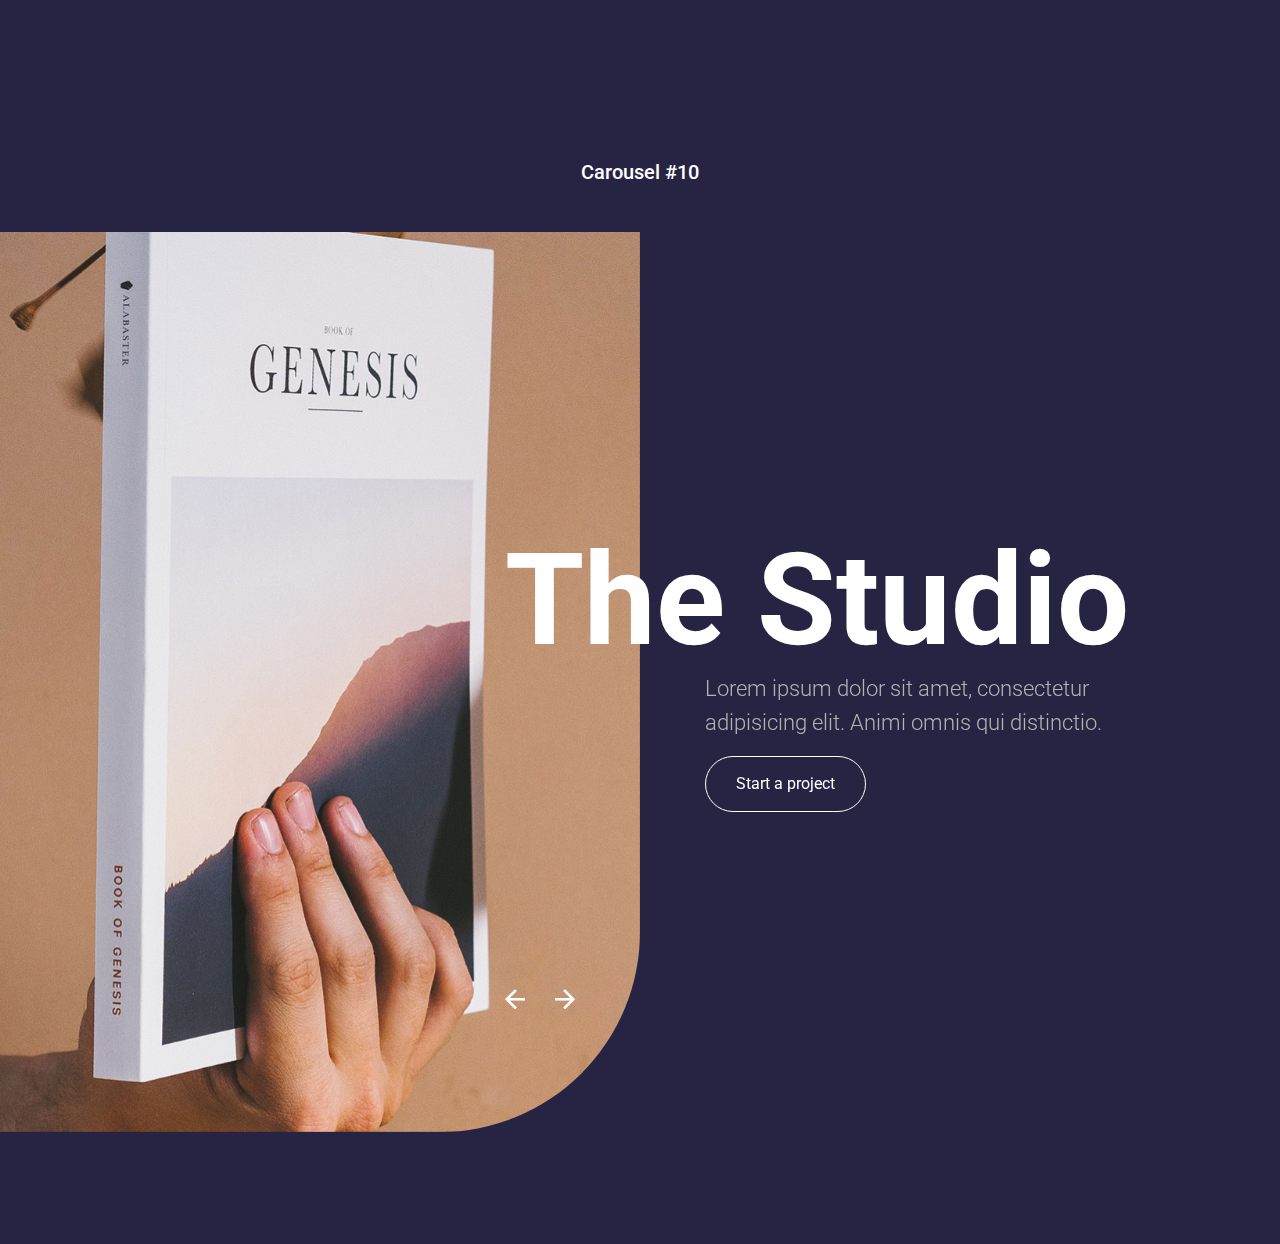
<file: dump/carousel-20/index.html>
<!doctype html>
<html lang="en">
  <head>
    <!-- Required meta tags -->
    <meta charset="utf-8">
    <meta name="viewport" content="width=device-width, initial-scale=1, shrink-to-fit=no">
    <link href="https://fonts.googleapis.com/css?family=Roboto:300,400&display=swap" rel="stylesheet">

    <link href="https://fonts.googleapis.com/css?family=Poppins:300,400,500&display=swap" rel="stylesheet">

    <link href="https://fonts.googleapis.com/css?family=Arbutus+Slab&display=swap" rel="stylesheet">

    <link rel="stylesheet" href="fonts/icomoon/style.css">

    <link rel="stylesheet" href="css/owl.carousel.min.css">

    <link rel="stylesheet" href="css/animate.css">

    <!-- Bootstrap CSS -->
    <link rel="stylesheet" href="css/bootstrap.min.css">
    
    <!-- Style -->
    <link rel="stylesheet" href="css/style.css">

    <title>Carousel #10</title>
  </head>
  <body>
  

  <div class="content">
    
    <div class="container">
      <h2 class="my-5 text-center text-white">Carousel #10</h2>
    </div>

    <div class="site-blocks-cover">
      <div class="img-wrap">
        <div class="owl-carousel slide-one-item hero-slider">
          <div class="slide">
            <img src="images/hero_1.jpg" alt="Free Website Template by Free-Template.co">  
          </div>
          <div class="slide">
            <img src="images/hero_2.jpg" alt="Free Website Template by Free-Template.co">  
          </div>
          <div class="slide">
            <img src="images/hero_3.jpg" alt="Free Website Template by Free-Template.co">  
          </div>
        </div>
      </div>
      <div class="container">
        <div class="row">
          <div class="col-md-6 ml-auto align-self-center">
            <div class="intro">
              <div class="heading">
                <h1 class="text-white font-weight-bold">The Studio</h1>
              </div>
              <div class="text sub-text">
                <p>Lorem ipsum dolor sit amet, consectetur adipisicing elit. Animi omnis qui distinctio.</p>
                <p><a href="https://free-template.co/" target="_blank" class="btn btn-outline-primary btn-md btn-pill">Start a project</a></p>
              </div>
            </div>
          </div>
        </div>
      </div>
    </div> <!-- END .site-blocks-cover -->
  </div>
    
    

    <script src="js/jquery-3.3.1.min.js"></script>
    <script src="js/popper.min.js"></script>
    <script src="js/bootstrap.min.js"></script>
    <script src="js/owl.carousel.min.js"></script>
    <script src="js/main.js"></script>
  </body>
</html>
</file>
<file: dump/carousel-20/fonts/icomoon/style.css>
@font-face {
  font-family: 'icomoon';
  src:  url('fonts/icomoon.eot?10si43');
  src:  url('fonts/icomoon.eot?10si43#iefix') format('embedded-opentype'),
    url('fonts/icomoon.ttf?10si43') format('truetype'),
    url('fonts/icomoon.woff?10si43') format('woff'),
    url('fonts/icomoon.svg?10si43#icomoon') format('svg');
  font-weight: normal;
  font-style: normal;
}

[class^="icon-"], [class*=" icon-"] {
  /* use !important to prevent issues with browser extensions that change fonts */
  font-family: 'icomoon' !important;
  speak: none;
  font-style: normal;
  font-weight: normal;
  font-variant: normal;
  text-transform: none;
  line-height: 1;

  /* Better Font Rendering =========== */
  -webkit-font-smoothing: antialiased;
  -moz-osx-font-smoothing: grayscale;
}

.icon-asterisk:before {
  content: "\f069";
}
.icon-plus:before {
  content: "\f067";
}
.icon-question:before {
  content: "\f128";
}
.icon-minus:before {
  content: "\f068";
}
.icon-glass:before {
  content: "\f000";
}
.icon-music:before {
  content: "\f001";
}
.icon-search:before {
  content: "\f002";
}
.icon-envelope-o:before {
  content: "\f003";
}
.icon-heart:before {
  content: "\f004";
}
.icon-star:before {
  content: "\f005";
}
.icon-star-o:before {
  content: "\f006";
}
.icon-user:before {
  content: "\f007";
}
.icon-film:before {
  content: "\f008";
}
.icon-th-large:before {
  content: "\f009";
}
.icon-th:before {
  content: "\f00a";
}
.icon-th-list:before {
  content: "\f00b";
}
.icon-check:before {
  content: "\f00c";
}
.icon-close:before {
  content: "\f00d";
}
.icon-remove:before {
  content: "\f00d";
}
.icon-times:before {
  content: "\f00d";
}
.icon-search-plus:before {
  content: "\f00e";
}
.icon-search-minus:before {
  content: "\f010";
}
.icon-power-off:before {
  content: "\f011";
}
.icon-signal:before {
  content: "\f012";
}
.icon-cog:before {
  content: "\f013";
}
.icon-gear:before {
  content: "\f013";
}
.icon-trash-o:before {
  content: "\f014";
}
.icon-home:before {
  content: "\f015";
}
.icon-file-o:before {
  content: "\f016";
}
.icon-clock-o:before {
  content: "\f017";
}
.icon-road:before {
  content: "\f018";
}
.icon-download:before {
  content: "\f019";
}
.icon-arrow-circle-o-down:before {
  content: "\f01a";
}
.icon-arrow-circle-o-up:before {
  content: "\f01b";
}
.icon-inbox:before {
  content: "\f01c";
}
.icon-play-circle-o:before {
  content: "\f01d";
}
.icon-repeat:before {
  content: "\f01e";
}
.icon-rotate-right:before {
  content: "\f01e";
}
.icon-refresh:before {
  content: "\f021";
}
.icon-list-alt:before {
  content: "\f022";
}
.icon-lock:before {
  content: "\f023";
}
.icon-flag:before {
  content: "\f024";
}
.icon-headphones:before {
  content: "\f025";
}
.icon-volume-off:before {
  content: "\f026";
}
.icon-volume-down:before {
  content: "\f027";
}
.icon-volume-up:before {
  content: "\f028";
}
.icon-qrcode:before {
  content: "\f029";
}
.icon-barcode:before {
  content: "\f02a";
}
.icon-tag:before {
  content: "\f02b";
}
.icon-tags:before {
  content: "\f02c";
}
.icon-book:before {
  content: "\f02d";
}
.icon-bookmark:before {
  content: "\f02e";
}
.icon-print:before {
  content: "\f02f";
}
.icon-camera:before {
  content: "\f030";
}
.icon-font:before {
  content: "\f031";
}
.icon-bold:before {
  content: "\f032";
}
.icon-italic:before {
  content: "\f033";
}
.icon-text-height:before {
  content: "\f034";
}
.icon-text-width:before {
  content: "\f035";
}
.icon-align-left:before {
  content: "\f036";
}
.icon-align-center:before {
  content: "\f037";
}
.icon-align-right:before {
  content: "\f038";
}
.icon-align-justify:before {
  content: "\f039";
}
.icon-list:before {
  content: "\f03a";
}
.icon-dedent:before {
  content: "\f03b";
}
.icon-outdent:before {
  content: "\f03b";
}
.icon-indent:before {
  content: "\f03c";
}
.icon-video-camera:before {
  content: "\f03d";
}
.icon-image:before {
  content: "\f03e";
}
.icon-photo:before {
  content: "\f03e";
}
.icon-picture-o:before {
  content: "\f03e";
}
.icon-pencil:before {
  content: "\f040";
}
.icon-map-marker:before {
  content: "\f041";
}
.icon-adjust:before {
  content: "\f042";
}
.icon-tint:before {
  content: "\f043";
}
.icon-edit:before {
  content: "\f044";
}
.icon-pencil-square-o:before {
  content: "\f044";
}
.icon-share-square-o:before {
  content: "\f045";
}
.icon-check-square-o:before {
  content: "\f046";
}
.icon-arrows:before {
  content: "\f047";
}
.icon-step-backward:before {
  content: "\f048";
}
.icon-fast-backward:before {
  content: "\f049";
}
.icon-backward:before {
  content: "\f04a";
}
.icon-play:before {
  content: "\f04b";
}
.icon-pause:before {
  content: "\f04c";
}
.icon-stop:before {
  content: "\f04d";
}
.icon-forward:before {
  content: "\f04e";
}
.icon-fast-forward:before {
  content: "\f050";
}
.icon-step-forward:before {
  content: "\f051";
}
.icon-eject:before {
  content: "\f052";
}
.icon-chevron-left:before {
  content: "\f053";
}
.icon-chevron-right:before {
  content: "\f054";
}
.icon-plus-circle:before {
  content: "\f055";
}
.icon-minus-circle:before {
  content: "\f056";
}
.icon-times-circle:before {
  content: "\f057";
}
.icon-check-circle:before {
  content: "\f058";
}
.icon-question-circle:before {
  content: "\f059";
}
.icon-info-circle:before {
  content: "\f05a";
}
.icon-crosshairs:before {
  content: "\f05b";
}
.icon-times-circle-o:before {
  content: "\f05c";
}
.icon-check-circle-o:before {
  content: "\f05d";
}
.icon-ban:before {
  content: "\f05e";
}
.icon-arrow-left:before {
  content: "\f060";
}
.icon-arrow-right:before {
  content: "\f061";
}
.icon-arrow-up:before {
  content: "\f062";
}
.icon-arrow-down:before {
  content: "\f063";
}
.icon-mail-forward:before {
  content: "\f064";
}
.icon-share:before {
  content: "\f064";
}
.icon-expand:before {
  content: "\f065";
}
.icon-compress:before {
  content: "\f066";
}
.icon-exclamation-circle:before {
  content: "\f06a";
}
.icon-gift:before {
  content: "\f06b";
}
.icon-leaf:before {
  content: "\f06c";
}
.icon-fire:before {
  content: "\f06d";
}
.icon-eye:before {
  content: "\f06e";
}
.icon-eye-slash:before {
  content: "\f070";
}
.icon-exclamation-triangle:before {
  content: "\f071";
}
.icon-warning:before {
  content: "\f071";
}
.icon-plane:before {
  content: "\f072";
}
.icon-calendar:before {
  content: "\f073";
}
.icon-random:before {
  content: "\f074";
}
.icon-comment:before {
  content: "\f075";
}
.icon-magnet:before {
  content: "\f076";
}
.icon-chevron-up:before {
  content: "\f077";
}
.icon-chevron-down:before {
  content: "\f078";
}
.icon-retweet:before {
  content: "\f079";
}
.icon-shopping-cart:before {
  content: "\f07a";
}
.icon-folder:before {
  content: "\f07b";
}
.icon-folder-open:before {
  content: "\f07c";
}
.icon-arrows-v:before {
  content: "\f07d";
}
.icon-arrows-h:before {
  content: "\f07e";
}
.icon-bar-chart:before {
  content: "\f080";
}
.icon-bar-chart-o:before {
  content: "\f080";
}
.icon-twitter-square:before {
  content: "\f081";
}
.icon-facebook-square:before {
  content: "\f082";
}
.icon-camera-retro:before {
  content: "\f083";
}
.icon-key:before {
  content: "\f084";
}
.icon-cogs:before {
  content: "\f085";
}
.icon-gears:before {
  content: "\f085";
}
.icon-comments:before {
  content: "\f086";
}
.icon-thumbs-o-up:before {
  content: "\f087";
}
.icon-thumbs-o-down:before {
  content: "\f088";
}
.icon-star-half:before {
  content: "\f089";
}
.icon-heart-o:before {
  content: "\f08a";
}
.icon-sign-out:before {
  content: "\f08b";
}
.icon-linkedin-square:before {
  content: "\f08c";
}
.icon-thumb-tack:before {
  content: "\f08d";
}
.icon-external-link:before {
  content: "\f08e";
}
.icon-sign-in:before {
  content: "\f090";
}
.icon-trophy:before {
  content: "\f091";
}
.icon-github-square:before {
  content: "\f092";
}
.icon-upload:before {
  content: "\f093";
}
.icon-lemon-o:before {
  content: "\f094";
}
.icon-phone:before {
  content: "\f095";
}
.icon-square-o:before {
  content: "\f096";
}
.icon-bookmark-o:before {
  content: "\f097";
}
.icon-phone-square:before {
  content: "\f098";
}
.icon-twitter:before {
  content: "\f099";
}
.icon-facebook:before {
  content: "\f09a";
}
.icon-facebook-f:before {
  content: "\f09a";
}
.icon-github:before {
  content: "\f09b";
}
.icon-unlock:before {
  content: "\f09c";
}
.icon-credit-card:before {
  content: "\f09d";
}
.icon-feed:before {
  content: "\f09e";
}
.icon-rss:before {
  content: "\f09e";
}
.icon-hdd-o:before {
  content: "\f0a0";
}
.icon-bullhorn:before {
  content: "\f0a1";
}
.icon-bell-o:before {
  content: "\f0a2";
}
.icon-certificate:before {
  content: "\f0a3";
}
.icon-hand-o-right:before {
  content: "\f0a4";
}
.icon-hand-o-left:before {
  content: "\f0a5";
}
.icon-hand-o-up:before {
  content: "\f0a6";
}
.icon-hand-o-down:before {
  content: "\f0a7";
}
.icon-arrow-circle-left:before {
  content: "\f0a8";
}
.icon-arrow-circle-right:before {
  content: "\f0a9";
}
.icon-arrow-circle-up:before {
  content: "\f0aa";
}
.icon-arrow-circle-down:before {
  content: "\f0ab";
}
.icon-globe:before {
  content: "\f0ac";
}
.icon-wrench:before {
  content: "\f0ad";
}
.icon-tasks:before {
  content: "\f0ae";
}
.icon-filter:before {
  content: "\f0b0";
}
.icon-briefcase:before {
  content: "\f0b1";
}
.icon-arrows-alt:before {
  content: "\f0b2";
}
.icon-group:before {
  content: "\f0c0";
}
.icon-users:before {
  content: "\f0c0";
}
.icon-chain:before {
  content: "\f0c1";
}
.icon-link:before {
  content: "\f0c1";
}
.icon-cloud:before {
  content: "\f0c2";
}
.icon-flask:before {
  content: "\f0c3";
}
.icon-cut:before {
  content: "\f0c4";
}
.icon-scissors:before {
  content: "\f0c4";
}
.icon-copy:before {
  content: "\f0c5";
}
.icon-files-o:before {
  content: "\f0c5";
}
.icon-paperclip:before {
  content: "\f0c6";
}
.icon-floppy-o:before {
  content: "\f0c7";
}
.icon-save:before {
  content: "\f0c7";
}
.icon-square:before {
  content: "\f0c8";
}
.icon-bars:before {
  content: "\f0c9";
}
.icon-navicon:before {
  content: "\f0c9";
}
.icon-reorder:before {
  content: "\f0c9";
}
.icon-list-ul:before {
  content: "\f0ca";
}
.icon-list-ol:before {
  content: "\f0cb";
}
.icon-strikethrough:before {
  content: "\f0cc";
}
.icon-underline:before {
  content: "\f0cd";
}
.icon-table:before {
  content: "\f0ce";
}
.icon-magic:before {
  content: "\f0d0";
}
.icon-truck:before {
  content: "\f0d1";
}
.icon-pinterest:before {
  content: "\f0d2";
}
.icon-pinterest-square:before {
  content: "\f0d3";
}
.icon-google-plus-square:before {
  content: "\f0d4";
}
.icon-google-plus:before {
  content: "\f0d5";
}
.icon-money:before {
  content: "\f0d6";
}
.icon-caret-down:before {
  content: "\f0d7";
}
.icon-caret-up:before {
  content: "\f0d8";
}
.icon-caret-left:before {
  content: "\f0d9";
}
.icon-caret-right:before {
  content: "\f0da";
}
.icon-columns:before {
  content: "\f0db";
}
.icon-sort:before {
  content: "\f0dc";
}
.icon-unsorted:before {
  content: "\f0dc";
}
.icon-sort-desc:before {
  content: "\f0dd";
}
.icon-sort-down:before {
  content: "\f0dd";
}
.icon-sort-asc:before {
  content: "\f0de";
}
.icon-sort-up:before {
  content: "\f0de";
}
.icon-envelope:before {
  content: "\f0e0";
}
.icon-linkedin:before {
  content: "\f0e1";
}
.icon-rotate-left:before {
  content: "\f0e2";
}
.icon-undo:before {
  content: "\f0e2";
}
.icon-gavel:before {
  content: "\f0e3";
}
.icon-legal:before {
  content: "\f0e3";
}
.icon-dashboard:before {
  content: "\f0e4";
}
.icon-tachometer:before {
  content: "\f0e4";
}
.icon-comment-o:before {
  content: "\f0e5";
}
.icon-comments-o:before {
  content: "\f0e6";
}
.icon-bolt:before {
  content: "\f0e7";
}
.icon-flash:before {
  content: "\f0e7";
}
.icon-sitemap:before {
  content: "\f0e8";
}
.icon-umbrella:before {
  content: "\f0e9";
}
.icon-clipboard:before {
  content: "\f0ea";
}
.icon-paste:before {
  content: "\f0ea";
}
.icon-lightbulb-o:before {
  content: "\f0eb";
}
.icon-exchange:before {
  content: "\f0ec";
}
.icon-cloud-download:before {
  content: "\f0ed";
}
.icon-cloud-upload:before {
  content: "\f0ee";
}
.icon-user-md:before {
  content: "\f0f0";
}
.icon-stethoscope:before {
  content: "\f0f1";
}
.icon-suitcase:before {
  content: "\f0f2";
}
.icon-bell:before {
  content: "\f0f3";
}
.icon-coffee:before {
  content: "\f0f4";
}
.icon-cutlery:before {
  content: "\f0f5";
}
.icon-file-text-o:before {
  content: "\f0f6";
}
.icon-building-o:before {
  content: "\f0f7";
}
.icon-hospital-o:before {
  content: "\f0f8";
}
.icon-ambulance:before {
  content: "\f0f9";
}
.icon-medkit:before {
  content: "\f0fa";
}
.icon-fighter-jet:before {
  content: "\f0fb";
}
.icon-beer:before {
  content: "\f0fc";
}
.icon-h-square:before {
  content: "\f0fd";
}
.icon-plus-square:before {
  content: "\f0fe";
}
.icon-angle-double-left:before {
  content: "\f100";
}
.icon-angle-double-right:before {
  content: "\f101";
}
.icon-angle-double-up:before {
  content: "\f102";
}
.icon-angle-double-down:before {
  content: "\f103";
}
.icon-angle-left:before {
  content: "\f104";
}
.icon-angle-right:before {
  content: "\f105";
}
.icon-angle-up:before {
  content: "\f106";
}
.icon-angle-down:before {
  content: "\f107";
}
.icon-desktop:before {
  content: "\f108";
}
.icon-laptop:before {
  content: "\f109";
}
.icon-tablet:before {
  content: "\f10a";
}
.icon-mobile:before {
  content: "\f10b";
}
.icon-mobile-phone:before {
  content: "\f10b";
}
.icon-circle-o:before {
  content: "\f10c";
}
.icon-quote-left:before {
  content: "\f10d";
}
.icon-quote-right:before {
  content: "\f10e";
}
.icon-spinner:before {
  content: "\f110";
}
.icon-circle:before {
  content: "\f111";
}
.icon-mail-reply:before {
  content: "\f112";
}
.icon-reply:before {
  content: "\f112";
}
.icon-github-alt:before {
  content: "\f113";
}
.icon-folder-o:before {
  content: "\f114";
}
.icon-folder-open-o:before {
  content: "\f115";
}
.icon-smile-o:before {
  content: "\f118";
}
.icon-frown-o:before {
  content: "\f119";
}
.icon-meh-o:before {
  content: "\f11a";
}
.icon-gamepad:before {
  content: "\f11b";
}
.icon-keyboard-o:before {
  content: "\f11c";
}
.icon-flag-o:before {
  content: "\f11d";
}
.icon-flag-checkered:before {
  content: "\f11e";
}
.icon-terminal:before {
  content: "\f120";
}
.icon-code:before {
  content: "\f121";
}
.icon-mail-reply-all:before {
  content: "\f122";
}
.icon-reply-all:before {
  content: "\f122";
}
.icon-star-half-empty:before {
  content: "\f123";
}
.icon-star-half-full:before {
  content: "\f123";
}
.icon-star-half-o:before {
  content: "\f123";
}
.icon-location-arrow:before {
  content: "\f124";
}
.icon-crop:before {
  content: "\f125";
}
.icon-code-fork:before {
  content: "\f126";
}
.icon-chain-broken:before {
  content: "\f127";
}
.icon-unlink:before {
  content: "\f127";
}
.icon-info:before {
  content: "\f129";
}
.icon-exclamation:before {
  content: "\f12a";
}
.icon-superscript:before {
  content: "\f12b";
}
.icon-subscript:before {
  content: "\f12c";
}
.icon-eraser:before {
  content: "\f12d";
}
.icon-puzzle-piece:before {
  content: "\f12e";
}
.icon-microphone:before {
  content: "\f130";
}
.icon-microphone-slash:before {
  content: "\f131";
}
.icon-shield:before {
  content: "\f132";
}
.icon-calendar-o:before {
  content: "\f133";
}
.icon-fire-extinguisher:before {
  content: "\f134";
}
.icon-rocket:before {
  content: "\f135";
}
.icon-maxcdn:before {
  content: "\f136";
}
.icon-chevron-circle-left:before {
  content: "\f137";
}
.icon-chevron-circle-right:before {
  content: "\f138";
}
.icon-chevron-circle-up:before {
  content: "\f139";
}
.icon-chevron-circle-down:before {
  content: "\f13a";
}
.icon-html5:before {
  content: "\f13b";
}
.icon-css3:before {
  content: "\f13c";
}
.icon-anchor:before {
  content: "\f13d";
}
.icon-unlock-alt:before {
  content: "\f13e";
}
.icon-bullseye:before {
  content: "\f140";
}
.icon-ellipsis-h:before {
  content: "\f141";
}
.icon-ellipsis-v:before {
  content: "\f142";
}
.icon-rss-square:before {
  content: "\f143";
}
.icon-play-circle:before {
  content: "\f144";
}
.icon-ticket:before {
  content: "\f145";
}
.icon-minus-square:before {
  content: "\f146";
}
.icon-minus-square-o:before {
  content: "\f147";
}
.icon-level-up:before {
  content: "\f148";
}
.icon-level-down:before {
  content: "\f149";
}
.icon-check-square:before {
  content: "\f14a";
}
.icon-pencil-square:before {
  content: "\f14b";
}
.icon-external-link-square:before {
  content: "\f14c";
}
.icon-share-square:before {
  content: "\f14d";
}
.icon-compass:before {
  content: "\f14e";
}
.icon-caret-square-o-down:before {
  content: "\f150";
}
.icon-toggle-down:before {
  content: "\f150";
}
.icon-caret-square-o-up:before {
  content: "\f151";
}
.icon-toggle-up:before {
  content: "\f151";
}
.icon-caret-square-o-right:before {
  content: "\f152";
}
.icon-toggle-right:before {
  content: "\f152";
}
.icon-eur:before {
  content: "\f153";
}
.icon-euro:before {
  content: "\f153";
}
.icon-gbp:before {
  content: "\f154";
}
.icon-dollar:before {
  content: "\f155";
}
.icon-usd:before {
  content: "\f155";
}
.icon-inr:before {
  content: "\f156";
}
.icon-rupee:before {
  content: "\f156";
}
.icon-cny:before {
  content: "\f157";
}
.icon-jpy:before {
  content: "\f157";
}
.icon-rmb:before {
  content: "\f157";
}
.icon-yen:before {
  content: "\f157";
}
.icon-rouble:before {
  content: "\f158";
}
.icon-rub:before {
  content: "\f158";
}
.icon-ruble:before {
  content: "\f158";
}
.icon-krw:before {
  content: "\f159";
}
.icon-won:before {
  content: "\f159";
}
.icon-bitcoin:before {
  content: "\f15a";
}
.icon-btc:before {
  content: "\f15a";
}
.icon-file:before {
  content: "\f15b";
}
.icon-file-text:before {
  content: "\f15c";
}
.icon-sort-alpha-asc:before {
  content: "\f15d";
}
.icon-sort-alpha-desc:before {
  content: "\f15e";
}
.icon-sort-amount-asc:before {
  content: "\f160";
}
.icon-sort-amount-desc:before {
  content: "\f161";
}
.icon-sort-numeric-asc:before {
  content: "\f162";
}
.icon-sort-numeric-desc:before {
  content: "\f163";
}
.icon-thumbs-up:before {
  content: "\f164";
}
.icon-thumbs-down:before {
  content: "\f165";
}
.icon-youtube-square:before {
  content: "\f166";
}
.icon-youtube:before {
  content: "\f167";
}
.icon-xing:before {
  content: "\f168";
}
.icon-xing-square:before {
  content: "\f169";
}
.icon-youtube-play:before {
  content: "\f16a";
}
.icon-dropbox:before {
  content: "\f16b";
}
.icon-stack-overflow:before {
  content: "\f16c";
}
.icon-instagram:before {
  content: "\f16d";
}
.icon-flickr:before {
  content: "\f16e";
}
.icon-adn:before {
  content: "\f170";
}
.icon-bitbucket:before {
  content: "\f171";
}
.icon-bitbucket-square:before {
  content: "\f172";
}
.icon-tumblr:before {
  content: "\f173";
}
.icon-tumblr-square:before {
  content: "\f174";
}
.icon-long-arrow-down:before {
  content: "\f175";
}
.icon-long-arrow-up:before {
  content: "\f176";
}
.icon-long-arrow-left:before {
  content: "\f177";
}
.icon-long-arrow-right:before {
  content: "\f178";
}
.icon-apple:before {
  content: "\f179";
}
.icon-windows:before {
  content: "\f17a";
}
.icon-android:before {
  content: "\f17b";
}
.icon-linux:before {
  content: "\f17c";
}
.icon-dribbble:before {
  content: "\f17d";
}
.icon-skype:before {
  content: "\f17e";
}
.icon-foursquare:before {
  content: "\f180";
}
.icon-trello:before {
  content: "\f181";
}
.icon-female:before {
  content: "\f182";
}
.icon-male:before {
  content: "\f183";
}
.icon-gittip:before {
  content: "\f184";
}
.icon-gratipay:before {
  content: "\f184";
}
.icon-sun-o:before {
  content: "\f185";
}
.icon-moon-o:before {
  content: "\f186";
}
.icon-archive:before {
  content: "\f187";
}
.icon-bug:before {
  content: "\f188";
}
.icon-vk:before {
  content: "\f189";
}
.icon-weibo:before {
  content: "\f18a";
}
.icon-renren:before {
  content: "\f18b";
}
.icon-pagelines:before {
  content: "\f18c";
}
.icon-stack-exchange:before {
  content: "\f18d";
}
.icon-arrow-circle-o-right:before {
  content: "\f18e";
}
.icon-arrow-circle-o-left:before {
  content: "\f190";
}
.icon-caret-square-o-left:before {
  content: "\f191";
}
.icon-toggle-left:before {
  content: "\f191";
}
.icon-dot-circle-o:before {
  content: "\f192";
}
.icon-wheelchair:before {
  content: "\f193";
}
.icon-vimeo-square:before {
  content: "\f194";
}
.icon-try:before {
  content: "\f195";
}
.icon-turkish-lira:before {
  content: "\f195";
}
.icon-plus-square-o:before {
  content: "\f196";
}
.icon-space-shuttle:before {
  content: "\f197";
}
.icon-slack:before {
  content: "\f198";
}
.icon-envelope-square:before {
  content: "\f199";
}
.icon-wordpress:before {
  content: "\f19a";
}
.icon-openid:before {
  content: "\f19b";
}
.icon-bank:before {
  content: "\f19c";
}
.icon-institution:before {
  content: "\f19c";
}
.icon-university:before {
  content: "\f19c";
}
.icon-graduation-cap:before {
  content: "\f19d";
}
.icon-mortar-board:before {
  content: "\f19d";
}
.icon-yahoo:before {
  content: "\f19e";
}
.icon-google:before {
  content: "\f1a0";
}
.icon-reddit:before {
  content: "\f1a1";
}
.icon-reddit-square:before {
  content: "\f1a2";
}
.icon-stumbleupon-circle:before {
  content: "\f1a3";
}
.icon-stumbleupon:before {
  content: "\f1a4";
}
.icon-delicious:before {
  content: "\f1a5";
}
.icon-digg:before {
  content: "\f1a6";
}
.icon-pied-piper-pp:before {
  content: "\f1a7";
}
.icon-pied-piper-alt:before {
  content: "\f1a8";
}
.icon-drupal:before {
  content: "\f1a9";
}
.icon-joomla:before {
  content: "\f1aa";
}
.icon-language:before {
  content: "\f1ab";
}
.icon-fax:before {
  content: "\f1ac";
}
.icon-building:before {
  content: "\f1ad";
}
.icon-child:before {
  content: "\f1ae";
}
.icon-paw:before {
  content: "\f1b0";
}
.icon-spoon:before {
  content: "\f1b1";
}
.icon-cube:before {
  content: "\f1b2";
}
.icon-cubes:before {
  content: "\f1b3";
}
.icon-behance:before {
  content: "\f1b4";
}
.icon-behance-square:before {
  content: "\f1b5";
}
.icon-steam:before {
  content: "\f1b6";
}
.icon-steam-square:before {
  content: "\f1b7";
}
.icon-recycle:before {
  content: "\f1b8";
}
.icon-automobile:before {
  content: "\f1b9";
}
.icon-car:before {
  content: "\f1b9";
}
.icon-cab:before {
  content: "\f1ba";
}
.icon-taxi:before {
  content: "\f1ba";
}
.icon-tree:before {
  content: "\f1bb";
}
.icon-spotify:before {
  content: "\f1bc";
}
.icon-deviantart:before {
  content: "\f1bd";
}
.icon-soundcloud:before {
  content: "\f1be";
}
.icon-database:before {
  content: "\f1c0";
}
.icon-file-pdf-o:before {
  content: "\f1c1";
}
.icon-file-word-o:before {
  content: "\f1c2";
}
.icon-file-excel-o:before {
  content: "\f1c3";
}
.icon-file-powerpoint-o:before {
  content: "\f1c4";
}
.icon-file-image-o:before {
  content: "\f1c5";
}
.icon-file-photo-o:before {
  content: "\f1c5";
}
.icon-file-picture-o:before {
  content: "\f1c5";
}
.icon-file-archive-o:before {
  content: "\f1c6";
}
.icon-file-zip-o:before {
  content: "\f1c6";
}
.icon-file-audio-o:before {
  content: "\f1c7";
}
.icon-file-sound-o:before {
  content: "\f1c7";
}
.icon-file-movie-o:before {
  content: "\f1c8";
}
.icon-file-video-o:before {
  content: "\f1c8";
}
.icon-file-code-o:before {
  content: "\f1c9";
}
.icon-vine:before {
  content: "\f1ca";
}
.icon-codepen:before {
  content: "\f1cb";
}
.icon-jsfiddle:before {
  content: "\f1cc";
}
.icon-life-bouy:before {
  content: "\f1cd";
}
.icon-life-buoy:before {
  content: "\f1cd";
}
.icon-life-ring:before {
  content: "\f1cd";
}
.icon-life-saver:before {
  content: "\f1cd";
}
.icon-support:before {
  content: "\f1cd";
}
.icon-circle-o-notch:before {
  content: "\f1ce";
}
.icon-ra:before {
  content: "\f1d0";
}
.icon-rebel:before {
  content: "\f1d0";
}
.icon-resistance:before {
  content: "\f1d0";
}
.icon-empire:before {
  content: "\f1d1";
}
.icon-ge:before {
  content: "\f1d1";
}
.icon-git-square:before {
  content: "\f1d2";
}
.icon-git:before {
  content: "\f1d3";
}
.icon-hacker-news:before {
  content: "\f1d4";
}
.icon-y-combinator-square:before {
  content: "\f1d4";
}
.icon-yc-square:before {
  content: "\f1d4";
}
.icon-tencent-weibo:before {
  content: "\f1d5";
}
.icon-qq:before {
  content: "\f1d6";
}
.icon-wechat:before {
  content: "\f1d7";
}
.icon-weixin:before {
  content: "\f1d7";
}
.icon-paper-plane:before {
  content: "\f1d8";
}
.icon-send:before {
  content: "\f1d8";
}
.icon-paper-plane-o:before {
  content: "\f1d9";
}
.icon-send-o:before {
  content: "\f1d9";
}
.icon-history:before {
  content: "\f1da";
}
.icon-circle-thin:before {
  content: "\f1db";
}
.icon-header:before {
  content: "\f1dc";
}
.icon-paragraph:before {
  content: "\f1dd";
}
.icon-sliders:before {
  content: "\f1de";
}
.icon-share-alt:before {
  content: "\f1e0";
}
.icon-share-alt-square:before {
  content: "\f1e1";
}
.icon-bomb:before {
  content: "\f1e2";
}
.icon-futbol-o:before {
  content: "\f1e3";
}
.icon-soccer-ball-o:before {
  content: "\f1e3";
}
.icon-tty:before {
  content: "\f1e4";
}
.icon-binoculars:before {
  content: "\f1e5";
}
.icon-plug:before {
  content: "\f1e6";
}
.icon-slideshare:before {
  content: "\f1e7";
}
.icon-twitch:before {
  content: "\f1e8";
}
.icon-yelp:before {
  content: "\f1e9";
}
.icon-newspaper-o:before {
  content: "\f1ea";
}
.icon-wifi:before {
  content: "\f1eb";
}
.icon-calculator:before {
  content: "\f1ec";
}
.icon-paypal:before {
  content: "\f1ed";
}
.icon-google-wallet:before {
  content: "\f1ee";
}
.icon-cc-visa:before {
  content: "\f1f0";
}
.icon-cc-mastercard:before {
  content: "\f1f1";
}
.icon-cc-discover:before {
  content: "\f1f2";
}
.icon-cc-amex:before {
  content: "\f1f3";
}
.icon-cc-paypal:before {
  content: "\f1f4";
}
.icon-cc-stripe:before {
  content: "\f1f5";
}
.icon-bell-slash:before {
  content: "\f1f6";
}
.icon-bell-slash-o:before {
  content: "\f1f7";
}
.icon-trash:before {
  content: "\f1f8";
}
.icon-copyright:before {
  content: "\f1f9";
}
.icon-at:before {
  content: "\f1fa";
}
.icon-eyedropper:before {
  content: "\f1fb";
}
.icon-paint-brush:before {
  content: "\f1fc";
}
.icon-birthday-cake:before {
  content: "\f1fd";
}
.icon-area-chart:before {
  content: "\f1fe";
}
.icon-pie-chart:before {
  content: "\f200";
}
.icon-line-chart:before {
  content: "\f201";
}
.icon-lastfm:before {
  content: "\f202";
}
.icon-lastfm-square:before {
  content: "\f203";
}
.icon-toggle-off:before {
  content: "\f204";
}
.icon-toggle-on:before {
  content: "\f205";
}
.icon-bicycle:before {
  content: "\f206";
}
.icon-bus:before {
  content: "\f207";
}
.icon-ioxhost:before {
  content: "\f208";
}
.icon-angellist:before {
  content: "\f209";
}
.icon-cc:before {
  content: "\f20a";
}
.icon-ils:before {
  content: "\f20b";
}
.icon-shekel:before {
  content: "\f20b";
}
.icon-sheqel:before {
  content: "\f20b";
}
.icon-meanpath:before {
  content: "\f20c";
}
.icon-buysellads:before {
  content: "\f20d";
}
.icon-connectdevelop:before {
  content: "\f20e";
}
.icon-dashcube:before {
  content: "\f210";
}
.icon-forumbee:before {
  content: "\f211";
}
.icon-leanpub:before {
  content: "\f212";
}
.icon-sellsy:before {
  content: "\f213";
}
.icon-shirtsinbulk:before {
  content: "\f214";
}
.icon-simplybuilt:before {
  content: "\f215";
}
.icon-skyatlas:before {
  content: "\f216";
}
.icon-cart-plus:before {
  content: "\f217";
}
.icon-cart-arrow-down:before {
  content: "\f218";
}
.icon-diamond:before {
  content: "\f219";
}
.icon-ship:before {
  content: "\f21a";
}
.icon-user-secret:before {
  content: "\f21b";
}
.icon-motorcycle:before {
  content: "\f21c";
}
.icon-street-view:before {
  content: "\f21d";
}
.icon-heartbeat:before {
  content: "\f21e";
}
.icon-venus:before {
  content: "\f221";
}
.icon-mars:before {
  content: "\f222";
}
.icon-mercury:before {
  content: "\f223";
}
.icon-intersex:before {
  content: "\f224";
}
.icon-transgender:before {
  content: "\f224";
}
.icon-transgender-alt:before {
  content: "\f225";
}
.icon-venus-double:before {
  content: "\f226";
}
.icon-mars-double:before {
  content: "\f227";
}
.icon-venus-mars:before {
  content: "\f228";
}
.icon-mars-stroke:before {
  content: "\f229";
}
.icon-mars-stroke-v:before {
  content: "\f22a";
}
.icon-mars-stroke-h:before {
  content: "\f22b";
}
.icon-neuter:before {
  content: "\f22c";
}
.icon-genderless:before {
  content: "\f22d";
}
.icon-facebook-official:before {
  content: "\f230";
}
.icon-pinterest-p:before {
  content: "\f231";
}
.icon-whatsapp:before {
  content: "\f232";
}
.icon-server:before {
  content: "\f233";
}
.icon-user-plus:before {
  content: "\f234";
}
.icon-user-times:before {
  content: "\f235";
}
.icon-bed:before {
  content: "\f236";
}
.icon-hotel:before {
  content: "\f236";
}
.icon-viacoin:before {
  content: "\f237";
}
.icon-train:before {
  content: "\f238";
}
.icon-subway:before {
  content: "\f239";
}
.icon-medium:before {
  content: "\f23a";
}
.icon-y-combinator:before {
  content: "\f23b";
}
.icon-yc:before {
  content: "\f23b";
}
.icon-optin-monster:before {
  content: "\f23c";
}
.icon-opencart:before {
  content: "\f23d";
}
.icon-expeditedssl:before {
  content: "\f23e";
}
.icon-battery:before {
  content: "\f240";
}
.icon-battery-4:before {
  content: "\f240";
}
.icon-battery-full:before {
  content: "\f240";
}
.icon-battery-3:before {
  content: "\f241";
}
.icon-battery-three-quarters:before {
  content: "\f241";
}
.icon-battery-2:before {
  content: "\f242";
}
.icon-battery-half:before {
  content: "\f242";
}
.icon-battery-1:before {
  content: "\f243";
}
.icon-battery-quarter:before {
  content: "\f243";
}
.icon-battery-0:before {
  content: "\f244";
}
.icon-battery-empty:before {
  content: "\f244";
}
.icon-mouse-pointer:before {
  content: "\f245";
}
.icon-i-cursor:before {
  content: "\f246";
}
.icon-object-group:before {
  content: "\f247";
}
.icon-object-ungroup:before {
  content: "\f248";
}
.icon-sticky-note:before {
  content: "\f249";
}
.icon-sticky-note-o:before {
  content: "\f24a";
}
.icon-cc-jcb:before {
  content: "\f24b";
}
.icon-cc-diners-club:before {
  content: "\f24c";
}
.icon-clone:before {
  content: "\f24d";
}
.icon-balance-scale:before {
  content: "\f24e";
}
.icon-hourglass-o:before {
  content: "\f250";
}
.icon-hourglass-1:before {
  content: "\f251";
}
.icon-hourglass-start:before {
  content: "\f251";
}
.icon-hourglass-2:before {
  content: "\f252";
}
.icon-hourglass-half:before {
  content: "\f252";
}
.icon-hourglass-3:before {
  content: "\f253";
}
.icon-hourglass-end:before {
  content: "\f253";
}
.icon-hourglass:before {
  content: "\f254";
}
.icon-hand-grab-o:before {
  content: "\f255";
}
.icon-hand-rock-o:before {
  content: "\f255";
}
.icon-hand-paper-o:before {
  content: "\f256";
}
.icon-hand-stop-o:before {
  content: "\f256";
}
.icon-hand-scissors-o:before {
  content: "\f257";
}
.icon-hand-lizard-o:before {
  content: "\f258";
}
.icon-hand-spock-o:before {
  content: "\f259";
}
.icon-hand-pointer-o:before {
  content: "\f25a";
}
.icon-hand-peace-o:before {
  content: "\f25b";
}
.icon-trademark:before {
  content: "\f25c";
}
.icon-registered:before {
  content: "\f25d";
}
.icon-creative-commons:before {
  content: "\f25e";
}
.icon-gg:before {
  content: "\f260";
}
.icon-gg-circle:before {
  content: "\f261";
}
.icon-tripadvisor:before {
  content: "\f262";
}
.icon-odnoklassniki:before {
  content: "\f263";
}
.icon-odnoklassniki-square:before {
  content: "\f264";
}
.icon-get-pocket:before {
  content: "\f265";
}
.icon-wikipedia-w:before {
  content: "\f266";
}
.icon-safari:before {
  content: "\f267";
}
.icon-chrome:before {
  content: "\f268";
}
.icon-firefox:before {
  content: "\f269";
}
.icon-opera:before {
  content: "\f26a";
}
.icon-internet-explorer:before {
  content: "\f26b";
}
.icon-television:before {
  content: "\f26c";
}
.icon-tv:before {
  content: "\f26c";
}
.icon-contao:before {
  content: "\f26d";
}
.icon-500px:before {
  content: "\f26e";
}
.icon-amazon:before {
  content: "\f270";
}
.icon-calendar-plus-o:before {
  content: "\f271";
}
.icon-calendar-minus-o:before {
  content: "\f272";
}
.icon-calendar-times-o:before {
  content: "\f273";
}
.icon-calendar-check-o:before {
  content: "\f274";
}
.icon-industry:before {
  content: "\f275";
}
.icon-map-pin:before {
  content: "\f276";
}
.icon-map-signs:before {
  content: "\f277";
}
.icon-map-o:before {
  content: "\f278";
}
.icon-map:before {
  content: "\f279";
}
.icon-commenting:before {
  content: "\f27a";
}
.icon-commenting-o:before {
  content: "\f27b";
}
.icon-houzz:before {
  content: "\f27c";
}
.icon-vimeo:before {
  content: "\f27d";
}
.icon-black-tie:before {
  content: "\f27e";
}
.icon-fonticons:before {
  content: "\f280";
}
.icon-reddit-alien:before {
  content: "\f281";
}
.icon-edge:before {
  content: "\f282";
}
.icon-credit-card-alt:before {
  content: "\f283";
}
.icon-codiepie:before {
  content: "\f284";
}
.icon-modx:before {
  content: "\f285";
}
.icon-fort-awesome:before {
  content: "\f286";
}
.icon-usb:before {
  content: "\f287";
}
.icon-product-hunt:before {
  content: "\f288";
}
.icon-mixcloud:before {
  content: "\f289";
}
.icon-scribd:before {
  content: "\f28a";
}
.icon-pause-circle:before {
  content: "\f28b";
}
.icon-pause-circle-o:before {
  content: "\f28c";
}
.icon-stop-circle:before {
  content: "\f28d";
}
.icon-stop-circle-o:before {
  content: "\f28e";
}
.icon-shopping-bag:before {
  content: "\f290";
}
.icon-shopping-basket:before {
  content: "\f291";
}
.icon-hashtag:before {
  content: "\f292";
}
.icon-bluetooth:before {
  content: "\f293";
}
.icon-bluetooth-b:before {
  content: "\f294";
}
.icon-percent:before {
  content: "\f295";
}
.icon-gitlab:before {
  content: "\f296";
}
.icon-wpbeginner:before {
  content: "\f297";
}
.icon-wpforms:before {
  content: "\f298";
}
.icon-envira:before {
  content: "\f299";
}
.icon-universal-access:before {
  content: "\f29a";
}
.icon-wheelchair-alt:before {
  content: "\f29b";
}
.icon-question-circle-o:before {
  content: "\f29c";
}
.icon-blind:before {
  content: "\f29d";
}
.icon-audio-description:before {
  content: "\f29e";
}
.icon-volume-control-phone:before {
  content: "\f2a0";
}
.icon-braille:before {
  content: "\f2a1";
}
.icon-assistive-listening-systems:before {
  content: "\f2a2";
}
.icon-american-sign-language-interpreting:before {
  content: "\f2a3";
}
.icon-asl-interpreting:before {
  content: "\f2a3";
}
.icon-deaf:before {
  content: "\f2a4";
}
.icon-deafness:before {
  content: "\f2a4";
}
.icon-hard-of-hearing:before {
  content: "\f2a4";
}
.icon-glide:before {
  content: "\f2a5";
}
.icon-glide-g:before {
  content: "\f2a6";
}
.icon-sign-language:before {
  content: "\f2a7";
}
.icon-signing:before {
  content: "\f2a7";
}
.icon-low-vision:before {
  content: "\f2a8";
}
.icon-viadeo:before {
  content: "\f2a9";
}
.icon-viadeo-square:before {
  content: "\f2aa";
}
.icon-snapchat:before {
  content: "\f2ab";
}
.icon-snapchat-ghost:before {
  content: "\f2ac";
}
.icon-snapchat-square:before {
  content: "\f2ad";
}
.icon-pied-piper:before {
  content: "\f2ae";
}
.icon-first-order:before {
  content: "\f2b0";
}
.icon-yoast:before {
  content: "\f2b1";
}
.icon-themeisle:before {
  content: "\f2b2";
}
.icon-google-plus-circle:before {
  content: "\f2b3";
}
.icon-google-plus-official:before {
  content: "\f2b3";
}
.icon-fa:before {
  content: "\f2b4";
}
.icon-font-awesome:before {
  content: "\f2b4";
}
.icon-handshake-o:before {
  content: "\f2b5";
}
.icon-envelope-open:before {
  content: "\f2b6";
}
.icon-envelope-open-o:before {
  content: "\f2b7";
}
.icon-linode:before {
  content: "\f2b8";
}
.icon-address-book:before {
  content: "\f2b9";
}
.icon-address-book-o:before {
  content: "\f2ba";
}
.icon-address-card:before {
  content: "\f2bb";
}
.icon-vcard:before {
  content: "\f2bb";
}
.icon-address-card-o:before {
  content: "\f2bc";
}
.icon-vcard-o:before {
  content: "\f2bc";
}
.icon-user-circle:before {
  content: "\f2bd";
}
.icon-user-circle-o:before {
  content: "\f2be";
}
.icon-user-o:before {
  content: "\f2c0";
}
.icon-id-badge:before {
  content: "\f2c1";
}
.icon-drivers-license:before {
  content: "\f2c2";
}
.icon-id-card:before {
  content: "\f2c2";
}
.icon-drivers-license-o:before {
  content: "\f2c3";
}
.icon-id-card-o:before {
  content: "\f2c3";
}
.icon-quora:before {
  content: "\f2c4";
}
.icon-free-code-camp:before {
  content: "\f2c5";
}
.icon-telegram:before {
  content: "\f2c6";
}
.icon-thermometer:before {
  content: "\f2c7";
}
.icon-thermometer-4:before {
  content: "\f2c7";
}
.icon-thermometer-full:before {
  content: "\f2c7";
}
.icon-thermometer-3:before {
  content: "\f2c8";
}
.icon-thermometer-three-quarters:before {
  content: "\f2c8";
}
.icon-thermometer-2:before {
  content: "\f2c9";
}
.icon-thermometer-half:before {
  content: "\f2c9";
}
.icon-thermometer-1:before {
  content: "\f2ca";
}
.icon-thermometer-quarter:before {
  content: "\f2ca";
}
.icon-thermometer-0:before {
  content: "\f2cb";
}
.icon-thermometer-empty:before {
  content: "\f2cb";
}
.icon-shower:before {
  content: "\f2cc";
}
.icon-bath:before {
  content: "\f2cd";
}
.icon-bathtub:before {
  content: "\f2cd";
}
.icon-s15:before {
  content: "\f2cd";
}
.icon-podcast:before {
  content: "\f2ce";
}
.icon-window-maximize:before {
  content: "\f2d0";
}
.icon-window-minimize:before {
  content: "\f2d1";
}
.icon-window-restore:before {
  content: "\f2d2";
}
.icon-times-rectangle:before {
  content: "\f2d3";
}
.icon-window-close:before {
  content: "\f2d3";
}
.icon-times-rectangle-o:before {
  content: "\f2d4";
}
.icon-window-close-o:before {
  content: "\f2d4";
}
.icon-bandcamp:before {
  content: "\f2d5";
}
.icon-grav:before {
  content: "\f2d6";
}
.icon-etsy:before {
  content: "\f2d7";
}
.icon-imdb:before {
  content: "\f2d8";
}
.icon-ravelry:before {
  content: "\f2d9";
}
.icon-eercast:before {
  content: "\f2da";
}
.icon-microchip:before {
  content: "\f2db";
}
.icon-snowflake-o:before {
  content: "\f2dc";
}
.icon-superpowers:before {
  content: "\f2dd";
}
.icon-wpexplorer:before {
  content: "\f2de";
}
.icon-meetup:before {
  content: "\f2e0";
}
.icon-3d_rotation:before {
  content: "\e84d";
}
.icon-ac_unit:before {
  content: "\eb3b";
}
.icon-alarm:before {
  content: "\e855";
}
.icon-access_alarms:before {
  content: "\e191";
}
.icon-schedule:before {
  content: "\e8b5";
}
.icon-accessibility:before {
  content: "\e84e";
}
.icon-accessible:before {
  content: "\e914";
}
.icon-account_balance:before {
  content: "\e84f";
}
.icon-account_balance_wallet:before {
  content: "\e850";
}
.icon-account_box:before {
  content: "\e851";
}
.icon-account_circle:before {
  content: "\e853";
}
.icon-adb:before {
  content: "\e60e";
}
.icon-add:before {
  content: "\e145";
}
.icon-add_a_photo:before {
  content: "\e439";
}
.icon-alarm_add:before {
  content: "\e856";
}
.icon-add_alert:before {
  content: "\e003";
}
.icon-add_box:before {
  content: "\e146";
}
.icon-add_circle:before {
  content: "\e147";
}
.icon-control_point:before {
  content: "\e3ba";
}
.icon-add_location:before {
  content: "\e567";
}
.icon-add_shopping_cart:before {
  content: "\e854";
}
.icon-queue:before {
  content: "\e03c";
}
.icon-add_to_queue:before {
  content: "\e05c";
}
.icon-adjust2:before {
  content: "\e39e";
}
.icon-airline_seat_flat:before {
  content: "\e630";
}
.icon-airline_seat_flat_angled:before {
  content: "\e631";
}
.icon-airline_seat_individual_suite:before {
  content: "\e632";
}
.icon-airline_seat_legroom_extra:before {
  content: "\e633";
}
.icon-airline_seat_legroom_normal:before {
  content: "\e634";
}
.icon-airline_seat_legroom_reduced:before {
  content: "\e635";
}
.icon-airline_seat_recline_extra:before {
  content: "\e636";
}
.icon-airline_seat_recline_normal:before {
  content: "\e637";
}
.icon-flight:before {
  content: "\e539";
}
.icon-airplanemode_inactive:before {
  content: "\e194";
}
.icon-airplay:before {
  content: "\e055";
}
.icon-airport_shuttle:before {
  content: "\eb3c";
}
.icon-alarm_off:before {
  content: "\e857";
}
.icon-alarm_on:before {
  content: "\e858";
}
.icon-album:before {
  content: "\e019";
}
.icon-all_inclusive:before {
  content: "\eb3d";
}
.icon-all_out:before {
  content: "\e90b";
}
.icon-android2:before {
  content: "\e859";
}
.icon-announcement:before {
  content: "\e85a";
}
.icon-apps:before {
  content: "\e5c3";
}
.icon-archive2:before {
  content: "\e149";
}
.icon-arrow_back:before {
  content: "\e5c4";
}
.icon-arrow_downward:before {
  content: "\e5db";
}
.icon-arrow_drop_down:before {
  content: "\e5c5";
}
.icon-arrow_drop_down_circle:before {
  content: "\e5c6";
}
.icon-arrow_drop_up:before {
  content: "\e5c7";
}
.icon-arrow_forward:before {
  content: "\e5c8";
}
.icon-arrow_upward:before {
  content: "\e5d8";
}
.icon-art_track:before {
  content: "\e060";
}
.icon-aspect_ratio:before {
  content: "\e85b";
}
.icon-poll:before {
  content: "\e801";
}
.icon-assignment:before {
  content: "\e85d";
}
.icon-assignment_ind:before {
  content: "\e85e";
}
.icon-assignment_late:before {
  content: "\e85f";
}
.icon-assignment_return:before {
  content: "\e860";
}
.icon-assignment_returned:before {
  content: "\e861";
}
.icon-assignment_turned_in:before {
  content: "\e862";
}
.icon-assistant:before {
  content: "\e39f";
}
.icon-flag2:before {
  content: "\e153";
}
.icon-attach_file:before {
  content: "\e226";
}
.icon-attach_money:before {
  content: "\e227";
}
.icon-attachment:before {
  content: "\e2bc";
}
.icon-audiotrack:before {
  content: "\e3a1";
}
.icon-autorenew:before {
  content: "\e863";
}
.icon-av_timer:before {
  content: "\e01b";
}
.icon-backspace:before {
  content: "\e14a";
}
.icon-cloud_upload:before {
  content: "\e2c3";
}
.icon-battery_alert:before {
  content: "\e19c";
}
.icon-battery_charging_full:before {
  content: "\e1a3";
}
.icon-battery_std:before {
  content: "\e1a5";
}
.icon-battery_unknown:before {
  content: "\e1a6";
}
.icon-beach_access:before {
  content: "\eb3e";
}
.icon-beenhere:before {
  content: "\e52d";
}
.icon-block:before {
  content: "\e14b";
}
.icon-bluetooth2:before {
  content: "\e1a7";
}
.icon-bluetooth_searching:before {
  content: "\e1aa";
}
.icon-bluetooth_connected:before {
  content: "\e1a8";
}
.icon-bluetooth_disabled:before {
  content: "\e1a9";
}
.icon-blur_circular:before {
  content: "\e3a2";
}
.icon-blur_linear:before {
  content: "\e3a3";
}
.icon-blur_off:before {
  content: "\e3a4";
}
.icon-blur_on:before {
  content: "\e3a5";
}
.icon-class:before {
  content: "\e86e";
}
.icon-turned_in:before {
  content: "\e8e6";
}
.icon-turned_in_not:before {
  content: "\e8e7";
}
.icon-border_all:before {
  content: "\e228";
}
.icon-border_bottom:before {
  content: "\e229";
}
.icon-border_clear:before {
  content: "\e22a";
}
.icon-border_color:before {
  content: "\e22b";
}
.icon-border_horizontal:before {
  content: "\e22c";
}
.icon-border_inner:before {
  content: "\e22d";
}
.icon-border_left:before {
  content: "\e22e";
}
.icon-border_outer:before {
  content: "\e22f";
}
.icon-border_right:before {
  content: "\e230";
}
.icon-border_style:before {
  content: "\e231";
}
.icon-border_top:before {
  content: "\e232";
}
.icon-border_vertical:before {
  content: "\e233";
}
.icon-branding_watermark:before {
  content: "\e06b";
}
.icon-brightness_1:before {
  content: "\e3a6";
}
.icon-brightness_2:before {
  content: "\e3a7";
}
.icon-brightness_3:before {
  content: "\e3a8";
}
.icon-brightness_4:before {
  content: "\e3a9";
}
.icon-brightness_low:before {
  content: "\e1ad";
}
.icon-brightness_medium:before {
  content: "\e1ae";
}
.icon-brightness_high:before {
  content: "\e1ac";
}
.icon-brightness_auto:before {
  content: "\e1ab";
}
.icon-broken_image:before {
  content: "\e3ad";
}
.icon-brush:before {
  content: "\e3ae";
}
.icon-bubble_chart:before {
  content: "\e6dd";
}
.icon-bug_report:before {
  content: "\e868";
}
.icon-build:before {
  content: "\e869";
}
.icon-burst_mode:before {
  content: "\e43c";
}
.icon-domain:before {
  content: "\e7ee";
}
.icon-business_center:before {
  content: "\eb3f";
}
.icon-cached:before {
  content: "\e86a";
}
.icon-cake:before {
  content: "\e7e9";
}
.icon-phone2:before {
  content: "\e0cd";
}
.icon-call_end:before {
  content: "\e0b1";
}
.icon-call_made:before {
  content: "\e0b2";
}
.icon-merge_type:before {
  content: "\e252";
}
.icon-call_missed:before {
  content: "\e0b4";
}
.icon-call_missed_outgoing:before {
  content: "\e0e4";
}
.icon-call_received:before {
  content: "\e0b5";
}
.icon-call_split:before {
  content: "\e0b6";
}
.icon-call_to_action:before {
  content: "\e06c";
}
.icon-camera2:before {
  content: "\e3af";
}
.icon-photo_camera:before {
  content: "\e412";
}
.icon-camera_enhance:before {
  content: "\e8fc";
}
.icon-camera_front:before {
  content: "\e3b1";
}
.icon-camera_rear:before {
  content: "\e3b2";
}
.icon-camera_roll:before {
  content: "\e3b3";
}
.icon-cancel:before {
  content: "\e5c9";
}
.icon-redeem:before {
  content: "\e8b1";
}
.icon-card_membership:before {
  content: "\e8f7";
}
.icon-card_travel:before {
  content: "\e8f8";
}
.icon-casino:before {
  content: "\eb40";
}
.icon-cast:before {
  content: "\e307";
}
.icon-cast_connected:before {
  content: "\e308";
}
.icon-center_focus_strong:before {
  content: "\e3b4";
}
.icon-center_focus_weak:before {
  content: "\e3b5";
}
.icon-change_history:before {
  content: "\e86b";
}
.icon-chat:before {
  content: "\e0b7";
}
.icon-chat_bubble:before {
  content: "\e0ca";
}
.icon-chat_bubble_outline:before {
  content: "\e0cb";
}
.icon-check2:before {
  content: "\e5ca";
}
.icon-check_box:before {
  content: "\e834";
}
.icon-check_box_outline_blank:before {
  content: "\e835";
}
.icon-check_circle:before {
  content: "\e86c";
}
.icon-navigate_before:before {
  content: "\e408";
}
.icon-navigate_next:before {
  content: "\e409";
}
.icon-child_care:before {
  content: "\eb41";
}
.icon-child_friendly:before {
  content: "\eb42";
}
.icon-chrome_reader_mode:before {
  content: "\e86d";
}
.icon-close2:before {
  content: "\e5cd";
}
.icon-clear_all:before {
  content: "\e0b8";
}
.icon-closed_caption:before {
  content: "\e01c";
}
.icon-wb_cloudy:before {
  content: "\e42d";
}
.icon-cloud_circle:before {
  content: "\e2be";
}
.icon-cloud_done:before {
  content: "\e2bf";
}
.icon-cloud_download:before {
  content: "\e2c0";
}
.icon-cloud_off:before {
  content: "\e2c1";
}
.icon-cloud_queue:before {
  content: "\e2c2";
}
.icon-code2:before {
  content: "\e86f";
}
.icon-photo_library:before {
  content: "\e413";
}
.icon-collections_bookmark:before {
  content: "\e431";
}
.icon-palette:before {
  content: "\e40a";
}
.icon-colorize:before {
  content: "\e3b8";
}
.icon-comment2:before {
  content: "\e0b9";
}
.icon-compare:before {
  content: "\e3b9";
}
.icon-compare_arrows:before {
  content: "\e915";
}
.icon-laptop2:before {
  content: "\e31e";
}
.icon-confirmation_number:before {
  content: "\e638";
}
.icon-contact_mail:before {
  content: "\e0d0";
}
.icon-contact_phone:before {
  content: "\e0cf";
}
.icon-contacts:before {
  content: "\e0ba";
}
.icon-content_copy:before {
  content: "\e14d";
}
.icon-content_cut:before {
  content: "\e14e";
}
.icon-content_paste:before {
  content: "\e14f";
}
.icon-control_point_duplicate:before {
  content: "\e3bb";
}
.icon-copyright2:before {
  content: "\e90c";
}
.icon-mode_edit:before {
  content: "\e254";
}
.icon-create_new_folder:before {
  content: "\e2cc";
}
.icon-payment:before {
  content: "\e8a1";
}
.icon-crop2:before {
  content: "\e3be";
}
.icon-crop_16_9:before {
  content: "\e3bc";
}
.icon-crop_3_2:before {
  content: "\e3bd";
}
.icon-crop_landscape:before {
  content: "\e3c3";
}
.icon-crop_7_5:before {
  content: "\e3c0";
}
.icon-crop_din:before {
  content: "\e3c1";
}
.icon-crop_free:before {
  content: "\e3c2";
}
.icon-crop_original:before {
  content: "\e3c4";
}
.icon-crop_portrait:before {
  content: "\e3c5";
}
.icon-crop_rotate:before {
  content: "\e437";
}
.icon-crop_square:before {
  content: "\e3c6";
}
.icon-dashboard2:before {
  content: "\e871";
}
.icon-data_usage:before {
  content: "\e1af";
}
.icon-date_range:before {
  content: "\e916";
}
.icon-dehaze:before {
  content: "\e3c7";
}
.icon-delete:before {
  content: "\e872";
}
.icon-delete_forever:before {
  content: "\e92b";
}
.icon-delete_sweep:before {
  content: "\e16c";
}
.icon-description:before {
  content: "\e873";
}
.icon-desktop_mac:before {
  content: "\e30b";
}
.icon-desktop_windows:before {
  content: "\e30c";
}
.icon-details:before {
  content: "\e3c8";
}
.icon-developer_board:before {
  content: "\e30d";
}
.icon-developer_mode:before {
  content: "\e1b0";
}
.icon-device_hub:before {
  content: "\e335";
}
.icon-phonelink:before {
  content: "\e326";
}
.icon-devices_other:before {
  content: "\e337";
}
.icon-dialer_sip:before {
  content: "\e0bb";
}
.icon-dialpad:before {
  content: "\e0bc";
}
.icon-directions:before {
  content: "\e52e";
}
.icon-directions_bike:before {
  content: "\e52f";
}
.icon-directions_boat:before {
  content: "\e532";
}
.icon-directions_bus:before {
  content: "\e530";
}
.icon-directions_car:before {
  content: "\e531";
}
.icon-directions_railway:before {
  content: "\e534";
}
.icon-directions_run:before {
  content: "\e566";
}
.icon-directions_transit:before {
  content: "\e535";
}
.icon-directions_walk:before {
  content: "\e536";
}
.icon-disc_full:before {
  content: "\e610";
}
.icon-dns:before {
  content: "\e875";
}
.icon-not_interested:before {
  content: "\e033";
}
.icon-do_not_disturb_alt:before {
  content: "\e611";
}
.icon-do_not_disturb_off:before {
  content: "\e643";
}
.icon-remove_circle:before {
  content: "\e15c";
}
.icon-dock:before {
  content: "\e30e";
}
.icon-done:before {
  content: "\e876";
}
.icon-done_all:before {
  content: "\e877";
}
.icon-donut_large:before {
  content: "\e917";
}
.icon-donut_small:before {
  content: "\e918";
}
.icon-drafts:before {
  content: "\e151";
}
.icon-drag_handle:before {
  content: "\e25d";
}
.icon-time_to_leave:before {
  content: "\e62c";
}
.icon-dvr:before {
  content: "\e1b2";
}
.icon-edit_location:before {
  content: "\e568";
}
.icon-eject2:before {
  content: "\e8fb";
}
.icon-markunread:before {
  content: "\e159";
}
.icon-enhanced_encryption:before {
  content: "\e63f";
}
.icon-equalizer:before {
  content: "\e01d";
}
.icon-error:before {
  content: "\e000";
}
.icon-error_outline:before {
  content: "\e001";
}
.icon-euro_symbol:before {
  content: "\e926";
}
.icon-ev_station:before {
  content: "\e56d";
}
.icon-insert_invitation:before {
  content: "\e24f";
}
.icon-event_available:before {
  content: "\e614";
}
.icon-event_busy:before {
  content: "\e615";
}
.icon-event_note:before {
  content: "\e616";
}
.icon-event_seat:before {
  content: "\e903";
}
.icon-exit_to_app:before {
  content: "\e879";
}
.icon-expand_less:before {
  content: "\e5ce";
}
.icon-expand_more:before {
  content: "\e5cf";
}
.icon-explicit:before {
  content: "\e01e";
}
.icon-explore:before {
  content: "\e87a";
}
.icon-exposure:before {
  content: "\e3ca";
}
.icon-exposure_neg_1:before {
  content: "\e3cb";
}
.icon-exposure_neg_2:before {
  content: "\e3cc";
}
.icon-exposure_plus_1:before {
  content: "\e3cd";
}
.icon-exposure_plus_2:before {
  content: "\e3ce";
}
.icon-exposure_zero:before {
  content: "\e3cf";
}
.icon-extension:before {
  content: "\e87b";
}
.icon-face:before {
  content: "\e87c";
}
.icon-fast_forward:before {
  content: "\e01f";
}
.icon-fast_rewind:before {
  content: "\e020";
}
.icon-favorite:before {
  content: "\e87d";
}
.icon-favorite_border:before {
  content: "\e87e";
}
.icon-featured_play_list:before {
  content: "\e06d";
}
.icon-featured_video:before {
  content: "\e06e";
}
.icon-sms_failed:before {
  content: "\e626";
}
.icon-fiber_dvr:before {
  content: "\e05d";
}
.icon-fiber_manual_record:before {
  content: "\e061";
}
.icon-fiber_new:before {
  content: "\e05e";
}
.icon-fiber_pin:before {
  content: "\e06a";
}
.icon-fiber_smart_record:before {
  content: "\e062";
}
.icon-get_app:before {
  content: "\e884";
}
.icon-file_upload:before {
  content: "\e2c6";
}
.icon-filter2:before {
  content: "\e3d3";
}
.icon-filter_1:before {
  content: "\e3d0";
}
.icon-filter_2:before {
  content: "\e3d1";
}
.icon-filter_3:before {
  content: "\e3d2";
}
.icon-filter_4:before {
  content: "\e3d4";
}
.icon-filter_5:before {
  content: "\e3d5";
}
.icon-filter_6:before {
  content: "\e3d6";
}
.icon-filter_7:before {
  content: "\e3d7";
}
.icon-filter_8:before {
  content: "\e3d8";
}
.icon-filter_9:before {
  content: "\e3d9";
}
.icon-filter_9_plus:before {
  content: "\e3da";
}
.icon-filter_b_and_w:before {
  content: "\e3db";
}
.icon-filter_center_focus:before {
  content: "\e3dc";
}
.icon-filter_drama:before {
  content: "\e3dd";
}
.icon-filter_frames:before {
  content: "\e3de";
}
.icon-terrain:before {
  content: "\e564";
}
.icon-filter_list:before {
  content: "\e152";
}
.icon-filter_none:before {
  content: "\e3e0";
}
.icon-filter_tilt_shift:before {
  content: "\e3e2";
}
.icon-filter_vintage:before {
  content: "\e3e3";
}
.icon-find_in_page:before {
  content: "\e880";
}
.icon-find_replace:before {
  content: "\e881";
}
.icon-fingerprint:before {
  content: "\e90d";
}
.icon-first_page:before {
  content: "\e5dc";
}
.icon-fitness_center:before {
  content: "\eb43";
}
.icon-flare:before {
  content: "\e3e4";
}
.icon-flash_auto:before {
  content: "\e3e5";
}
.icon-flash_off:before {
  content: "\e3e6";
}
.icon-flash_on:before {
  content: "\e3e7";
}
.icon-flight_land:before {
  content: "\e904";
}
.icon-flight_takeoff:before {
  content: "\e905";
}
.icon-flip:before {
  content: "\e3e8";
}
.icon-flip_to_back:before {
  content: "\e882";
}
.icon-flip_to_front:before {
  content: "\e883";
}
.icon-folder2:before {
  content: "\e2c7";
}
.icon-folder_open:before {
  content: "\e2c8";
}
.icon-folder_shared:before {
  content: "\e2c9";
}
.icon-folder_special:before {
  content: "\e617";
}
.icon-font_download:before {
  content: "\e167";
}
.icon-format_align_center:before {
  content: "\e234";
}
.icon-format_align_justify:before {
  content: "\e235";
}
.icon-format_align_left:before {
  content: "\e236";
}
.icon-format_align_right:before {
  content: "\e237";
}
.icon-format_bold:before {
  content: "\e238";
}
.icon-format_clear:before {
  content: "\e239";
}
.icon-format_color_fill:before {
  content: "\e23a";
}
.icon-format_color_reset:before {
  content: "\e23b";
}
.icon-format_color_text:before {
  content: "\e23c";
}
.icon-format_indent_decrease:before {
  content: "\e23d";
}
.icon-format_indent_increase:before {
  content: "\e23e";
}
.icon-format_italic:before {
  content: "\e23f";
}
.icon-format_line_spacing:before {
  content: "\e240";
}
.icon-format_list_bulleted:before {
  content: "\e241";
}
.icon-format_list_numbered:before {
  content: "\e242";
}
.icon-format_paint:before {
  content: "\e243";
}
.icon-format_quote:before {
  content: "\e244";
}
.icon-format_shapes:before {
  content: "\e25e";
}
.icon-format_size:before {
  content: "\e245";
}
.icon-format_strikethrough:before {
  content: "\e246";
}
.icon-format_textdirection_l_to_r:before {
  content: "\e247";
}
.icon-format_textdirection_r_to_l:before {
  content: "\e248";
}
.icon-format_underlined:before {
  content: "\e249";
}
.icon-question_answer:before {
  content: "\e8af";
}
.icon-forward2:before {
  content: "\e154";
}
.icon-forward_10:before {
  content: "\e056";
}
.icon-forward_30:before {
  content: "\e057";
}
.icon-forward_5:before {
  content: "\e058";
}
.icon-free_breakfast:before {
  content: "\eb44";
}
.icon-fullscreen:before {
  content: "\e5d0";
}
.icon-fullscreen_exit:before {
  content: "\e5d1";
}
.icon-functions:before {
  content: "\e24a";
}
.icon-g_translate:before {
  content: "\e927";
}
.icon-games:before {
  content: "\e021";
}
.icon-gavel2:before {
  content: "\e90e";
}
.icon-gesture:before {
  content: "\e155";
}
.icon-gif:before {
  content: "\e908";
}
.icon-goat:before {
  content: "\e900";
}
.icon-golf_course:before {
  content: "\eb45";
}
.icon-my_location:before {
  content: "\e55c";
}
.icon-location_searching:before {
  content: "\e1b7";
}
.icon-location_disabled:before {
  content: "\e1b6";
}
.icon-star2:before {
  content: "\e838";
}
.icon-gradient:before {
  content: "\e3e9";
}
.icon-grain:before {
  content: "\e3ea";
}
.icon-graphic_eq:before {
  content: "\e1b8";
}
.icon-grid_off:before {
  content: "\e3eb";
}
.icon-grid_on:before {
  content: "\e3ec";
}
.icon-people:before {
  content: "\e7fb";
}
.icon-group_add:before {
  content: "\e7f0";
}
.icon-group_work:before {
  content: "\e886";
}
.icon-hd:before {
  content: "\e052";
}
.icon-hdr_off:before {
  content: "\e3ed";
}
.icon-hdr_on:before {
  content: "\e3ee";
}
.icon-hdr_strong:before {
  content: "\e3f1";
}
.icon-hdr_weak:before {
  content: "\e3f2";
}
.icon-headset:before {
  content: "\e310";
}
.icon-headset_mic:before {
  content: "\e311";
}
.icon-healing:before {
  content: "\e3f3";
}
.icon-hearing:before {
  content: "\e023";
}
.icon-help:before {
  content: "\e887";
}
.icon-help_outline:before {
  content: "\e8fd";
}
.icon-high_quality:before {
  content: "\e024";
}
.icon-highlight:before {
  content: "\e25f";
}
.icon-highlight_off:before {
  content: "\e888";
}
.icon-restore:before {
  content: "\e8b3";
}
.icon-home2:before {
  content: "\e88a";
}
.icon-hot_tub:before {
  content: "\eb46";
}
.icon-local_hotel:before {
  content: "\e549";
}
.icon-hourglass_empty:before {
  content: "\e88b";
}
.icon-hourglass_full:before {
  content: "\e88c";
}
.icon-http:before {
  content: "\e902";
}
.icon-lock2:before {
  content: "\e897";
}
.icon-photo2:before {
  content: "\e410";
}
.icon-image_aspect_ratio:before {
  content: "\e3f5";
}
.icon-import_contacts:before {
  content: "\e0e0";
}
.icon-import_export:before {
  content: "\e0c3";
}
.icon-important_devices:before {
  content: "\e912";
}
.icon-inbox2:before {
  content: "\e156";
}
.icon-indeterminate_check_box:before {
  content: "\e909";
}
.icon-info2:before {
  content: "\e88e";
}
.icon-info_outline:before {
  content: "\e88f";
}
.icon-input:before {
  content: "\e890";
}
.icon-insert_comment:before {
  content: "\e24c";
}
.icon-insert_drive_file:before {
  content: "\e24d";
}
.icon-tag_faces:before {
  content: "\e420";
}
.icon-link2:before {
  content: "\e157";
}
.icon-invert_colors:before {
  content: "\e891";
}
.icon-invert_colors_off:before {
  content: "\e0c4";
}
.icon-iso:before {
  content: "\e3f6";
}
.icon-keyboard:before {
  content: "\e312";
}
.icon-keyboard_arrow_down:before {
  content: "\e313";
}
.icon-keyboard_arrow_left:before {
  content: "\e314";
}
.icon-keyboard_arrow_right:before {
  content: "\e315";
}
.icon-keyboard_arrow_up:before {
  content: "\e316";
}
.icon-keyboard_backspace:before {
  content: "\e317";
}
.icon-keyboard_capslock:before {
  content: "\e318";
}
.icon-keyboard_hide:before {
  content: "\e31a";
}
.icon-keyboard_return:before {
  content: "\e31b";
}
.icon-keyboard_tab:before {
  content: "\e31c";
}
.icon-keyboard_voice:before {
  content: "\e31d";
}
.icon-kitchen:before {
  content: "\eb47";
}
.icon-label:before {
  content: "\e892";
}
.icon-label_outline:before {
  content: "\e893";
}
.icon-language2:before {
  content: "\e894";
}
.icon-laptop_chromebook:before {
  content: "\e31f";
}
.icon-laptop_mac:before {
  content: "\e320";
}
.icon-laptop_windows:before {
  content: "\e321";
}
.icon-last_page:before {
  content: "\e5dd";
}
.icon-open_in_new:before {
  content: "\e89e";
}
.icon-layers:before {
  content: "\e53b";
}
.icon-layers_clear:before {
  content: "\e53c";
}
.icon-leak_add:before {
  content: "\e3f8";
}
.icon-leak_remove:before {
  content: "\e3f9";
}
.icon-lens:before {
  content: "\e3fa";
}
.icon-library_books:before {
  content: "\e02f";
}
.icon-library_music:before {
  content: "\e030";
}
.icon-lightbulb_outline:before {
  content: "\e90f";
}
.icon-line_style:before {
  content: "\e919";
}
.icon-line_weight:before {
  content: "\e91a";
}
.icon-linear_scale:before {
  content: "\e260";
}
.icon-linked_camera:before {
  content: "\e438";
}
.icon-list2:before {
  content: "\e896";
}
.icon-live_help:before {
  content: "\e0c6";
}
.icon-live_tv:before {
  content: "\e639";
}
.icon-local_play:before {
  content: "\e553";
}
.icon-local_airport:before {
  content: "\e53d";
}
.icon-local_atm:before {
  content: "\e53e";
}
.icon-local_bar:before {
  content: "\e540";
}
.icon-local_cafe:before {
  content: "\e541";
}
.icon-local_car_wash:before {
  content: "\e542";
}
.icon-local_convenience_store:before {
  content: "\e543";
}
.icon-restaurant_menu:before {
  content: "\e561";
}
.icon-local_drink:before {
  content: "\e544";
}
.icon-local_florist:before {
  content: "\e545";
}
.icon-local_gas_station:before {
  content: "\e546";
}
.icon-shopping_cart:before {
  content: "\e8cc";
}
.icon-local_hospital:before {
  content: "\e548";
}
.icon-local_laundry_service:before {
  content: "\e54a";
}
.icon-local_library:before {
  content: "\e54b";
}
.icon-local_mall:before {
  content: "\e54c";
}
.icon-theaters:before {
  content: "\e8da";
}
.icon-local_offer:before {
  content: "\e54e";
}
.icon-local_parking:before {
  content: "\e54f";
}
.icon-local_pharmacy:before {
  content: "\e550";
}
.icon-local_pizza:before {
  content: "\e552";
}
.icon-print2:before {
  content: "\e8ad";
}
.icon-local_shipping:before {
  content: "\e558";
}
.icon-local_taxi:before {
  content: "\e559";
}
.icon-location_city:before {
  content: "\e7f1";
}
.icon-location_off:before {
  content: "\e0c7";
}
.icon-room:before {
  content: "\e8b4";
}
.icon-lock_open:before {
  content: "\e898";
}
.icon-lock_outline:before {
  content: "\e899";
}
.icon-looks:before {
  content: "\e3fc";
}
.icon-looks_3:before {
  content: "\e3fb";
}
.icon-looks_4:before {
  content: "\e3fd";
}
.icon-looks_5:before {
  content: "\e3fe";
}
.icon-looks_6:before {
  content: "\e3ff";
}
.icon-looks_one:before {
  content: "\e400";
}
.icon-looks_two:before {
  content: "\e401";
}
.icon-sync:before {
  content: "\e627";
}
.icon-loupe:before {
  content: "\e402";
}
.icon-low_priority:before {
  content: "\e16d";
}
.icon-loyalty:before {
  content: "\e89a";
}
.icon-mail_outline:before {
  content: "\e0e1";
}
.icon-map2:before {
  content: "\e55b";
}
.icon-markunread_mailbox:before {
  content: "\e89b";
}
.icon-memory:before {
  content: "\e322";
}
.icon-menu:before {
  content: "\e5d2";
}
.icon-message:before {
  content: "\e0c9";
}
.icon-mic:before {
  content: "\e029";
}
.icon-mic_none:before {
  content: "\e02a";
}
.icon-mic_off:before {
  content: "\e02b";
}
.icon-mms:before {
  content: "\e618";
}
.icon-mode_comment:before {
  content: "\e253";
}
.icon-monetization_on:before {
  content: "\e263";
}
.icon-money_off:before {
  content: "\e25c";
}
.icon-monochrome_photos:before {
  content: "\e403";
}
.icon-mood_bad:before {
  content: "\e7f3";
}
.icon-more:before {
  content: "\e619";
}
.icon-more_horiz:before {
  content: "\e5d3";
}
.icon-more_vert:before {
  content: "\e5d4";
}
.icon-motorcycle2:before {
  content: "\e91b";
}
.icon-mouse:before {
  content: "\e323";
}
.icon-move_to_inbox:before {
  content: "\e168";
}
.icon-movie_creation:before {
  content: "\e404";
}
.icon-movie_filter:before {
  content: "\e43a";
}
.icon-multiline_chart:before {
  content: "\e6df";
}
.icon-music_note:before {
  content: "\e405";
}
.icon-music_video:before {
  content: "\e063";
}
.icon-nature:before {
  content: "\e406";
}
.icon-nature_people:before {
  content: "\e407";
}
.icon-navigation:before {
  content: "\e55d";
}
.icon-near_me:before {
  content: "\e569";
}
.icon-network_cell:before {
  content: "\e1b9";
}
.icon-network_check:before {
  content: "\e640";
}
.icon-network_locked:before {
  content: "\e61a";
}
.icon-network_wifi:before {
  content: "\e1ba";
}
.icon-new_releases:before {
  content: "\e031";
}
.icon-next_week:before {
  content: "\e16a";
}
.icon-nfc:before {
  content: "\e1bb";
}
.icon-no_encryption:before {
  content: "\e641";
}
.icon-signal_cellular_no_sim:before {
  content: "\e1ce";
}
.icon-note:before {
  content: "\e06f";
}
.icon-note_add:before {
  content: "\e89c";
}
.icon-notifications:before {
  content: "\e7f4";
}
.icon-notifications_active:before {
  content: "\e7f7";
}
.icon-notifications_none:before {
  content: "\e7f5";
}
.icon-notifications_off:before {
  content: "\e7f6";
}
.icon-notifications_paused:before {
  content: "\e7f8";
}
.icon-offline_pin:before {
  content: "\e90a";
}
.icon-ondemand_video:before {
  content: "\e63a";
}
.icon-opacity:before {
  content: "\e91c";
}
.icon-open_in_browser:before {
  content: "\e89d";
}
.icon-open_with:before {
  content: "\e89f";
}
.icon-pages:before {
  content: "\e7f9";
}
.icon-pageview:before {
  content: "\e8a0";
}
.icon-pan_tool:before {
  content: "\e925";
}
.icon-panorama:before {
  content: "\e40b";
}
.icon-radio_button_unchecked:before {
  content: "\e836";
}
.icon-panorama_horizontal:before {
  content: "\e40d";
}
.icon-panorama_vertical:before {
  content: "\e40e";
}
.icon-panorama_wide_angle:before {
  content: "\e40f";
}
.icon-party_mode:before {
  content: "\e7fa";
}
.icon-pause2:before {
  content: "\e034";
}
.icon-pause_circle_filled:before {
  content: "\e035";
}
.icon-pause_circle_outline:before {
  content: "\e036";
}
.icon-people_outline:before {
  content: "\e7fc";
}
.icon-perm_camera_mic:before {
  content: "\e8a2";
}
.icon-perm_contact_calendar:before {
  content: "\e8a3";
}
.icon-perm_data_setting:before {
  content: "\e8a4";
}
.icon-perm_device_information:before {
  content: "\e8a5";
}
.icon-person_outline:before {
  content: "\e7ff";
}
.icon-perm_media:before {
  content: "\e8a7";
}
.icon-perm_phone_msg:before {
  content: "\e8a8";
}
.icon-perm_scan_wifi:before {
  content: "\e8a9";
}
.icon-person:before {
  content: "\e7fd";
}
.icon-person_add:before {
  content: "\e7fe";
}
.icon-person_pin:before {
  content: "\e55a";
}
.icon-person_pin_circle:before {
  content: "\e56a";
}
.icon-personal_video:before {
  content: "\e63b";
}
.icon-pets:before {
  content: "\e91d";
}
.icon-phone_android:before {
  content: "\e324";
}
.icon-phone_bluetooth_speaker:before {
  content: "\e61b";
}
.icon-phone_forwarded:before {
  content: "\e61c";
}
.icon-phone_in_talk:before {
  content: "\e61d";
}
.icon-phone_iphone:before {
  content: "\e325";
}
.icon-phone_locked:before {
  content: "\e61e";
}
.icon-phone_missed:before {
  content: "\e61f";
}
.icon-phone_paused:before {
  content: "\e620";
}
.icon-phonelink_erase:before {
  content: "\e0db";
}
.icon-phonelink_lock:before {
  content: "\e0dc";
}
.icon-phonelink_off:before {
  content: "\e327";
}
.icon-phonelink_ring:before {
  content: "\e0dd";
}
.icon-phonelink_setup:before {
  content: "\e0de";
}
.icon-photo_album:before {
  content: "\e411";
}
.icon-photo_filter:before {
  content: "\e43b";
}
.icon-photo_size_select_actual:before {
  content: "\e432";
}
.icon-photo_size_select_large:before {
  content: "\e433";
}
.icon-photo_size_select_small:before {
  content: "\e434";
}
.icon-picture_as_pdf:before {
  content: "\e415";
}
.icon-picture_in_picture:before {
  content: "\e8aa";
}
.icon-picture_in_picture_alt:before {
  content: "\e911";
}
.icon-pie_chart:before {
  content: "\e6c4";
}
.icon-pie_chart_outlined:before {
  content: "\e6c5";
}
.icon-pin_drop:before {
  content: "\e55e";
}
.icon-play_arrow:before {
  content: "\e037";
}
.icon-play_circle_filled:before {
  content: "\e038";
}
.icon-play_circle_outline:before {
  content: "\e039";
}
.icon-play_for_work:before {
  content: "\e906";
}
.icon-playlist_add:before {
  content: "\e03b";
}
.icon-playlist_add_check:before {
  content: "\e065";
}
.icon-playlist_play:before {
  content: "\e05f";
}
.icon-plus_one:before {
  content: "\e800";
}
.icon-polymer:before {
  content: "\e8ab";
}
.icon-pool:before {
  content: "\eb48";
}
.icon-portable_wifi_off:before {
  content: "\e0ce";
}
.icon-portrait:before {
  content: "\e416";
}
.icon-power:before {
  content: "\e63c";
}
.icon-power_input:before {
  content: "\e336";
}
.icon-power_settings_new:before {
  content: "\e8ac";
}
.icon-pregnant_woman:before {
  content: "\e91e";
}
.icon-present_to_all:before {
  content: "\e0df";
}
.icon-priority_high:before {
  content: "\e645";
}
.icon-public:before {
  content: "\e80b";
}
.icon-publish:before {
  content: "\e255";
}
.icon-queue_music:before {
  content: "\e03d";
}
.icon-queue_play_next:before {
  content: "\e066";
}
.icon-radio:before {
  content: "\e03e";
}
.icon-radio_button_checked:before {
  content: "\e837";
}
.icon-rate_review:before {
  content: "\e560";
}
.icon-receipt:before {
  content: "\e8b0";
}
.icon-recent_actors:before {
  content: "\e03f";
}
.icon-record_voice_over:before {
  content: "\e91f";
}
.icon-redo:before {
  content: "\e15a";
}
.icon-refresh2:before {
  content: "\e5d5";
}
.icon-remove2:before {
  content: "\e15b";
}
.icon-remove_circle_outline:before {
  content: "\e15d";
}
.icon-remove_from_queue:before {
  content: "\e067";
}
.icon-visibility:before {
  content: "\e8f4";
}
.icon-remove_shopping_cart:before {
  content: "\e928";
}
.icon-reorder2:before {
  content: "\e8fe";
}
.icon-repeat2:before {
  content: "\e040";
}
.icon-repeat_one:before {
  content: "\e041";
}
.icon-replay:before {
  content: "\e042";
}
.icon-replay_10:before {
  content: "\e059";
}
.icon-replay_30:before {
  content: "\e05a";
}
.icon-replay_5:before {
  content: "\e05b";
}
.icon-reply2:before {
  content: "\e15e";
}
.icon-reply_all:before {
  content: "\e15f";
}
.icon-report:before {
  content: "\e160";
}
.icon-warning2:before {
  content: "\e002";
}
.icon-restaurant:before {
  content: "\e56c";
}
.icon-restore_page:before {
  content: "\e929";
}
.icon-ring_volume:before {
  content: "\e0d1";
}
.icon-room_service:before {
  content: "\eb49";
}
.icon-rotate_90_degrees_ccw:before {
  content: "\e418";
}
.icon-rotate_left:before {
  content: "\e419";
}
.icon-rotate_right:before {
  content: "\e41a";
}
.icon-rounded_corner:before {
  content: "\e920";
}
.icon-router:before {
  content: "\e328";
}
.icon-rowing:before {
  content: "\e921";
}
.icon-rss_feed:before {
  content: "\e0e5";
}
.icon-rv_hookup:before {
  content: "\e642";
}
.icon-satellite:before {
  content: "\e562";
}
.icon-save2:before {
  content: "\e161";
}
.icon-scanner:before {
  content: "\e329";
}
.icon-school:before {
  content: "\e80c";
}
.icon-screen_lock_landscape:before {
  content: "\e1be";
}
.icon-screen_lock_portrait:before {
  content: "\e1bf";
}
.icon-screen_lock_rotation:before {
  content: "\e1c0";
}
.icon-screen_rotation:before {
  content: "\e1c1";
}
.icon-screen_share:before {
  content: "\e0e2";
}
.icon-sd_storage:before {
  content: "\e1c2";
}
.icon-search2:before {
  content: "\e8b6";
}
.icon-security:before {
  content: "\e32a";
}
.icon-select_all:before {
  content: "\e162";
}
.icon-send2:before {
  content: "\e163";
}
.icon-sentiment_dissatisfied:before {
  content: "\e811";
}
.icon-sentiment_neutral:before {
  content: "\e812";
}
.icon-sentiment_satisfied:before {
  content: "\e813";
}
.icon-sentiment_very_dissatisfied:before {
  content: "\e814";
}
.icon-sentiment_very_satisfied:before {
  content: "\e815";
}
.icon-settings:before {
  content: "\e8b8";
}
.icon-settings_applications:before {
  content: "\e8b9";
}
.icon-settings_backup_restore:before {
  content: "\e8ba";
}
.icon-settings_bluetooth:before {
  content: "\e8bb";
}
.icon-settings_brightness:before {
  content: "\e8bd";
}
.icon-settings_cell:before {
  content: "\e8bc";
}
.icon-settings_ethernet:before {
  content: "\e8be";
}
.icon-settings_input_antenna:before {
  content: "\e8bf";
}
.icon-settings_input_composite:before {
  content: "\e8c1";
}
.icon-settings_input_hdmi:before {
  content: "\e8c2";
}
.icon-settings_input_svideo:before {
  content: "\e8c3";
}
.icon-settings_overscan:before {
  content: "\e8c4";
}
.icon-settings_phone:before {
  content: "\e8c5";
}
.icon-settings_power:before {
  content: "\e8c6";
}
.icon-settings_remote:before {
  content: "\e8c7";
}
.icon-settings_system_daydream:before {
  content: "\e1c3";
}
.icon-settings_voice:before {
  content: "\e8c8";
}
.icon-share2:before {
  content: "\e80d";
}
.icon-shop:before {
  content: "\e8c9";
}
.icon-shop_two:before {
  content: "\e8ca";
}
.icon-shopping_basket:before {
  content: "\e8cb";
}
.icon-short_text:before {
  content: "\e261";
}
.icon-show_chart:before {
  content: "\e6e1";
}
.icon-shuffle:before {
  content: "\e043";
}
.icon-signal_cellular_4_bar:before {
  content: "\e1c8";
}
.icon-signal_cellular_connected_no_internet_4_bar:before {
  content: "\e1cd";
}
.icon-signal_cellular_null:before {
  content: "\e1cf";
}
.icon-signal_cellular_off:before {
  content: "\e1d0";
}
.icon-signal_wifi_4_bar:before {
  content: "\e1d8";
}
.icon-signal_wifi_4_bar_lock:before {
  content: "\e1d9";
}
.icon-signal_wifi_off:before {
  content: "\e1da";
}
.icon-sim_card:before {
  content: "\e32b";
}
.icon-sim_card_alert:before {
  content: "\e624";
}
.icon-skip_next:before {
  content: "\e044";
}
.icon-skip_previous:before {
  content: "\e045";
}
.icon-slideshow:before {
  content: "\e41b";
}
.icon-slow_motion_video:before {
  content: "\e068";
}
.icon-stay_primary_portrait:before {
  content: "\e0d6";
}
.icon-smoke_free:before {
  content: "\eb4a";
}
.icon-smoking_rooms:before {
  content: "\eb4b";
}
.icon-textsms:before {
  content: "\e0d8";
}
.icon-snooze:before {
  content: "\e046";
}
.icon-sort2:before {
  content: "\e164";
}
.icon-sort_by_alpha:before {
  content: "\e053";
}
.icon-spa:before {
  content: "\eb4c";
}
.icon-space_bar:before {
  content: "\e256";
}
.icon-speaker:before {
  content: "\e32d";
}
.icon-speaker_group:before {
  content: "\e32e";
}
.icon-speaker_notes:before {
  content: "\e8cd";
}
.icon-speaker_notes_off:before {
  content: "\e92a";
}
.icon-speaker_phone:before {
  content: "\e0d2";
}
.icon-spellcheck:before {
  content: "\e8ce";
}
.icon-star_border:before {
  content: "\e83a";
}
.icon-star_half:before {
  content: "\e839";
}
.icon-stars:before {
  content: "\e8d0";
}
.icon-stay_primary_landscape:before {
  content: "\e0d5";
}
.icon-stop2:before {
  content: "\e047";
}
.icon-stop_screen_share:before {
  content: "\e0e3";
}
.icon-storage:before {
  content: "\e1db";
}
.icon-store_mall_directory:before {
  content: "\e563";
}
.icon-straighten:before {
  content: "\e41c";
}
.icon-streetview:before {
  content: "\e56e";
}
.icon-strikethrough_s:before {
  content: "\e257";
}
.icon-style:before {
  content: "\e41d";
}
.icon-subdirectory_arrow_left:before {
  content: "\e5d9";
}
.icon-subdirectory_arrow_right:before {
  content: "\e5da";
}
.icon-subject:before {
  content: "\e8d2";
}
.icon-subscriptions:before {
  content: "\e064";
}
.icon-subtitles:before {
  content: "\e048";
}
.icon-subway2:before {
  content: "\e56f";
}
.icon-supervisor_account:before {
  content: "\e8d3";
}
.icon-surround_sound:before {
  content: "\e049";
}
.icon-swap_calls:before {
  content: "\e0d7";
}
.icon-swap_horiz:before {
  content: "\e8d4";
}
.icon-swap_vert:before {
  content: "\e8d5";
}
.icon-swap_vertical_circle:before {
  content: "\e8d6";
}
.icon-switch_camera:before {
  content: "\e41e";
}
.icon-switch_video:before {
  content: "\e41f";
}
.icon-sync_disabled:before {
  content: "\e628";
}
.icon-sync_problem:before {
  content: "\e629";
}
.icon-system_update:before {
  content: "\e62a";
}
.icon-system_update_alt:before {
  content: "\e8d7";
}
.icon-tab:before {
  content: "\e8d8";
}
.icon-tab_unselected:before {
  content: "\e8d9";
}
.icon-tablet2:before {
  content: "\e32f";
}
.icon-tablet_android:before {
  content: "\e330";
}
.icon-tablet_mac:before {
  content: "\e331";
}
.icon-tap_and_play:before {
  content: "\e62b";
}
.icon-text_fields:before {
  content: "\e262";
}
.icon-text_format:before {
  content: "\e165";
}
.icon-texture:before {
  content: "\e421";
}
.icon-thumb_down:before {
  content: "\e8db";
}
.icon-thumb_up:before {
  content: "\e8dc";
}
.icon-thumbs_up_down:before {
  content: "\e8dd";
}
.icon-timelapse:before {
  content: "\e422";
}
.icon-timeline:before {
  content: "\e922";
}
.icon-timer:before {
  content: "\e425";
}
.icon-timer_10:before {
  content: "\e423";
}
.icon-timer_3:before {
  content: "\e424";
}
.icon-timer_off:before {
  content: "\e426";
}
.icon-title:before {
  content: "\e264";
}
.icon-toc:before {
  content: "\e8de";
}
.icon-today:before {
  content: "\e8df";
}
.icon-toll:before {
  content: "\e8e0";
}
.icon-tonality:before {
  content: "\e427";
}
.icon-touch_app:before {
  content: "\e913";
}
.icon-toys:before {
  content: "\e332";
}
.icon-track_changes:before {
  content: "\e8e1";
}
.icon-traffic:before {
  content: "\e565";
}
.icon-train2:before {
  content: "\e570";
}
.icon-tram:before {
  content: "\e571";
}
.icon-transfer_within_a_station:before {
  content: "\e572";
}
.icon-transform:before {
  content: "\e428";
}
.icon-translate:before {
  content: "\e8e2";
}
.icon-trending_down:before {
  content: "\e8e3";
}
.icon-trending_flat:before {
  content: "\e8e4";
}
.icon-trending_up:before {
  content: "\e8e5";
}
.icon-tune:before {
  content: "\e429";
}
.icon-tv2:before {
  content: "\e333";
}
.icon-unarchive:before {
  content: "\e169";
}
.icon-undo2:before {
  content: "\e166";
}
.icon-unfold_less:before {
  content: "\e5d6";
}
.icon-unfold_more:before {
  content: "\e5d7";
}
.icon-update:before {
  content: "\e923";
}
.icon-usb2:before {
  content: "\e1e0";
}
.icon-verified_user:before {
  content: "\e8e8";
}
.icon-vertical_align_bottom:before {
  content: "\e258";
}
.icon-vertical_align_center:before {
  content: "\e259";
}
.icon-vertical_align_top:before {
  content: "\e25a";
}
.icon-vibration:before {
  content: "\e62d";
}
.icon-video_call:before {
  content: "\e070";
}
.icon-video_label:before {
  content: "\e071";
}
.icon-video_library:before {
  content: "\e04a";
}
.icon-videocam:before {
  content: "\e04b";
}
.icon-videocam_off:before {
  content: "\e04c";
}
.icon-videogame_asset:before {
  content: "\e338";
}
.icon-view_agenda:before {
  content: "\e8e9";
}
.icon-view_array:before {
  content: "\e8ea";
}
.icon-view_carousel:before {
  content: "\e8eb";
}
.icon-view_column:before {
  content: "\e8ec";
}
.icon-view_comfy:before {
  content: "\e42a";
}
.icon-view_compact:before {
  content: "\e42b";
}
.icon-view_day:before {
  content: "\e8ed";
}
.icon-view_headline:before {
  content: "\e8ee";
}
.icon-view_list:before {
  content: "\e8ef";
}
.icon-view_module:before {
  content: "\e8f0";
}
.icon-view_quilt:before {
  content: "\e8f1";
}
.icon-view_stream:before {
  content: "\e8f2";
}
.icon-view_week:before {
  content: "\e8f3";
}
.icon-vignette:before {
  content: "\e435";
}
.icon-visibility_off:before {
  content: "\e8f5";
}
.icon-voice_chat:before {
  content: "\e62e";
}
.icon-voicemail:before {
  content: "\e0d9";
}
.icon-volume_down:before {
  content: "\e04d";
}
.icon-volume_mute:before {
  content: "\e04e";
}
.icon-volume_off:before {
  content: "\e04f";
}
.icon-volume_up:before {
  content: "\e050";
}
.icon-vpn_key:before {
  content: "\e0da";
}
.icon-vpn_lock:before {
  content: "\e62f";
}
.icon-wallpaper:before {
  content: "\e1bc";
}
.icon-watch:before {
  content: "\e334";
}
.icon-watch_later:before {
  content: "\e924";
}
.icon-wb_auto:before {
  content: "\e42c";
}
.icon-wb_incandescent:before {
  content: "\e42e";
}
.icon-wb_iridescent:before {
  content: "\e436";
}
.icon-wb_sunny:before {
  content: "\e430";
}
.icon-wc:before {
  content: "\e63d";
}
.icon-web:before {
  content: "\e051";
}
.icon-web_asset:before {
  content: "\e069";
}
.icon-weekend:before {
  content: "\e16b";
}
.icon-whatshot:before {
  content: "\e80e";
}
.icon-widgets:before {
  content: "\e1bd";
}
.icon-wifi2:before {
  content: "\e63e";
}
.icon-wifi_lock:before {
  content: "\e1e1";
}
.icon-wifi_tethering:before {
  content: "\e1e2";
}
.icon-work:before {
  content: "\e8f9";
}
.icon-wrap_text:before {
  content: "\e25b";
}
.icon-youtube_searched_for:before {
  content: "\e8fa";
}
.icon-zoom_in:before {
  content: "\e8ff";
}
.icon-zoom_out:before {
  content: "\e901";
}
.icon-zoom_out_map:before {
  content: "\e56b";
}
</file>
<file: dump/carousel-20/css/style.css>
body {
  font-family: "Roboto", -apple-system, BlinkMacSystemFont, "Segoe UI", Roboto, "Helvetica Neue", Arial, "Noto Sans", sans-serif, "Apple Color Emoji", "Segoe UI Emoji", "Segoe UI Symbol", "Noto Color Emoji";
  background-color: #272343; }

p {
  color: #b3b3b3;
  font-weight: 300; }

h1, h2, h3, h4, h5, h6,
.h1, .h2, .h3, .h4, .h5, .h6 {
  font-family: "Roboto", -apple-system, BlinkMacSystemFont, "Segoe UI", Roboto, "Helvetica Neue", Arial, "Noto Sans", sans-serif, "Apple Color Emoji", "Segoe UI Emoji", "Segoe UI Symbol", "Noto Color Emoji"; }

a {
  -webkit-transition: .3s all ease;
  -o-transition: .3s all ease;
  transition: .3s all ease; }
  a, a:hover {
    text-decoration: none !important; }

.content {
  padding: 7rem 0;
  background-color: #272343; }

h2 {
  font-size: 20px; }

/* 10 */
.site-blocks-cover {
  background-size: cover;
  background-repeat: no-repeat;
  background-position: top;
  background-attachment: fixed;
  position: relative; }
  .site-blocks-cover.overlay {
    position: relative; }
    .site-blocks-cover.overlay:before {
      position: absolute;
      content: "";
      left: 0;
      bottom: 0;
      right: 0;
      top: 0;
      background: rgba(0, 0, 0, 0.2); }
  .site-blocks-cover, .site-blocks-cover > .container > .row {
    min-height: 600px;
    height: calc(100vh); }
  .site-blocks-cover h1 {
    font-size: 8rem;
    font-weight: 900;
    line-height: 1; }
    @media (max-width: 991.98px) {
      .site-blocks-cover h1 {
        font-size: 4rem; } }
  .site-blocks-cover .sub-text {
    font-size: 1.4rem;
    color: gray;
    font-weight: 300; }
    @media (max-width: 991.98px) {
      .site-blocks-cover .sub-text {
        color: #000; } }
  .site-blocks-cover .img-wrap {
    position: absolute;
    z-index: -1;
    width: calc(100% - 50%);
    top: 0;
    height: 100%;
    z-index: 2;
    right: 50%;
    min-height: 600px;
    overflow: hidden;
    border-bottom-right-radius: 200px; }
    @media (max-width: 991.98px) {
      .site-blocks-cover .img-wrap {
        width: 100%;
        right: 0%;
        top: 0; }
        .site-blocks-cover .img-wrap .hero-slider:before {
          position: absolute;
          content: "";
          background: #fff;
          opacity: .5;
          z-index: 2;
          top: 0;
          left: 0;
          right: 0;
          bottom: 0; } }
    .site-blocks-cover .img-wrap .slide {
      height: 100vh;
      position: relative; }
      .site-blocks-cover .img-wrap .slide img {
        position: absolute;
        top: 0;
        height: 100%;
        width: 100%;
        -o-object-fit: cover;
        object-fit: cover; }
  .site-blocks-cover .intro {
    z-index: 3;
    position: relative; }
    .site-blocks-cover .intro .heading {
      margin-left: -150px; }
      @media (max-width: 991.98px) {
        .site-blocks-cover .intro .heading {
          margin-left: 0; } }
    .site-blocks-cover .intro .text {
      padding-left: 50px; }
      @media (max-width: 991.98px) {
        .site-blocks-cover .intro .text {
          padding-left: 0; } }

.site-menu-toggle .menu-text {
  position: relative;
  top: -6px;
  text-transform: uppercase; }

.hero-slider .owl-nav {
  position: absolute;
  bottom: 120px;
  right: 50px;
  z-index: 100; }
  .hero-slider .owl-nav .owl-prev, .hero-slider .owl-nav .owl-next {
    width: 50px;
    height: 50px;
    text-align: center;
    line-height: 50px;
    border-radius: 50%;
    background: #007bff;
    color: #fff;
    margin-bottom: 10px;
    font-size: 1.3rem; }
    .hero-slider .owl-nav .owl-prev span, .hero-slider .owl-nav .owl-next span {
      color: #fff;
      font-size: 30px; }
    .hero-slider .owl-nav .owl-prev:active, .hero-slider .owl-nav .owl-prev:focus, .hero-slider .owl-nav .owl-next:active, .hero-slider .owl-nav .owl-next:focus {
      outline: none; }

.btn-pill {
  border-radius: 30px;
  padding: 15px 30px;
  border-color: #fff;
  color: #fff; }
  .btn-pill:hover {
    background: #fff;
    border-color: #fff;
    color: #000; }
</file>
